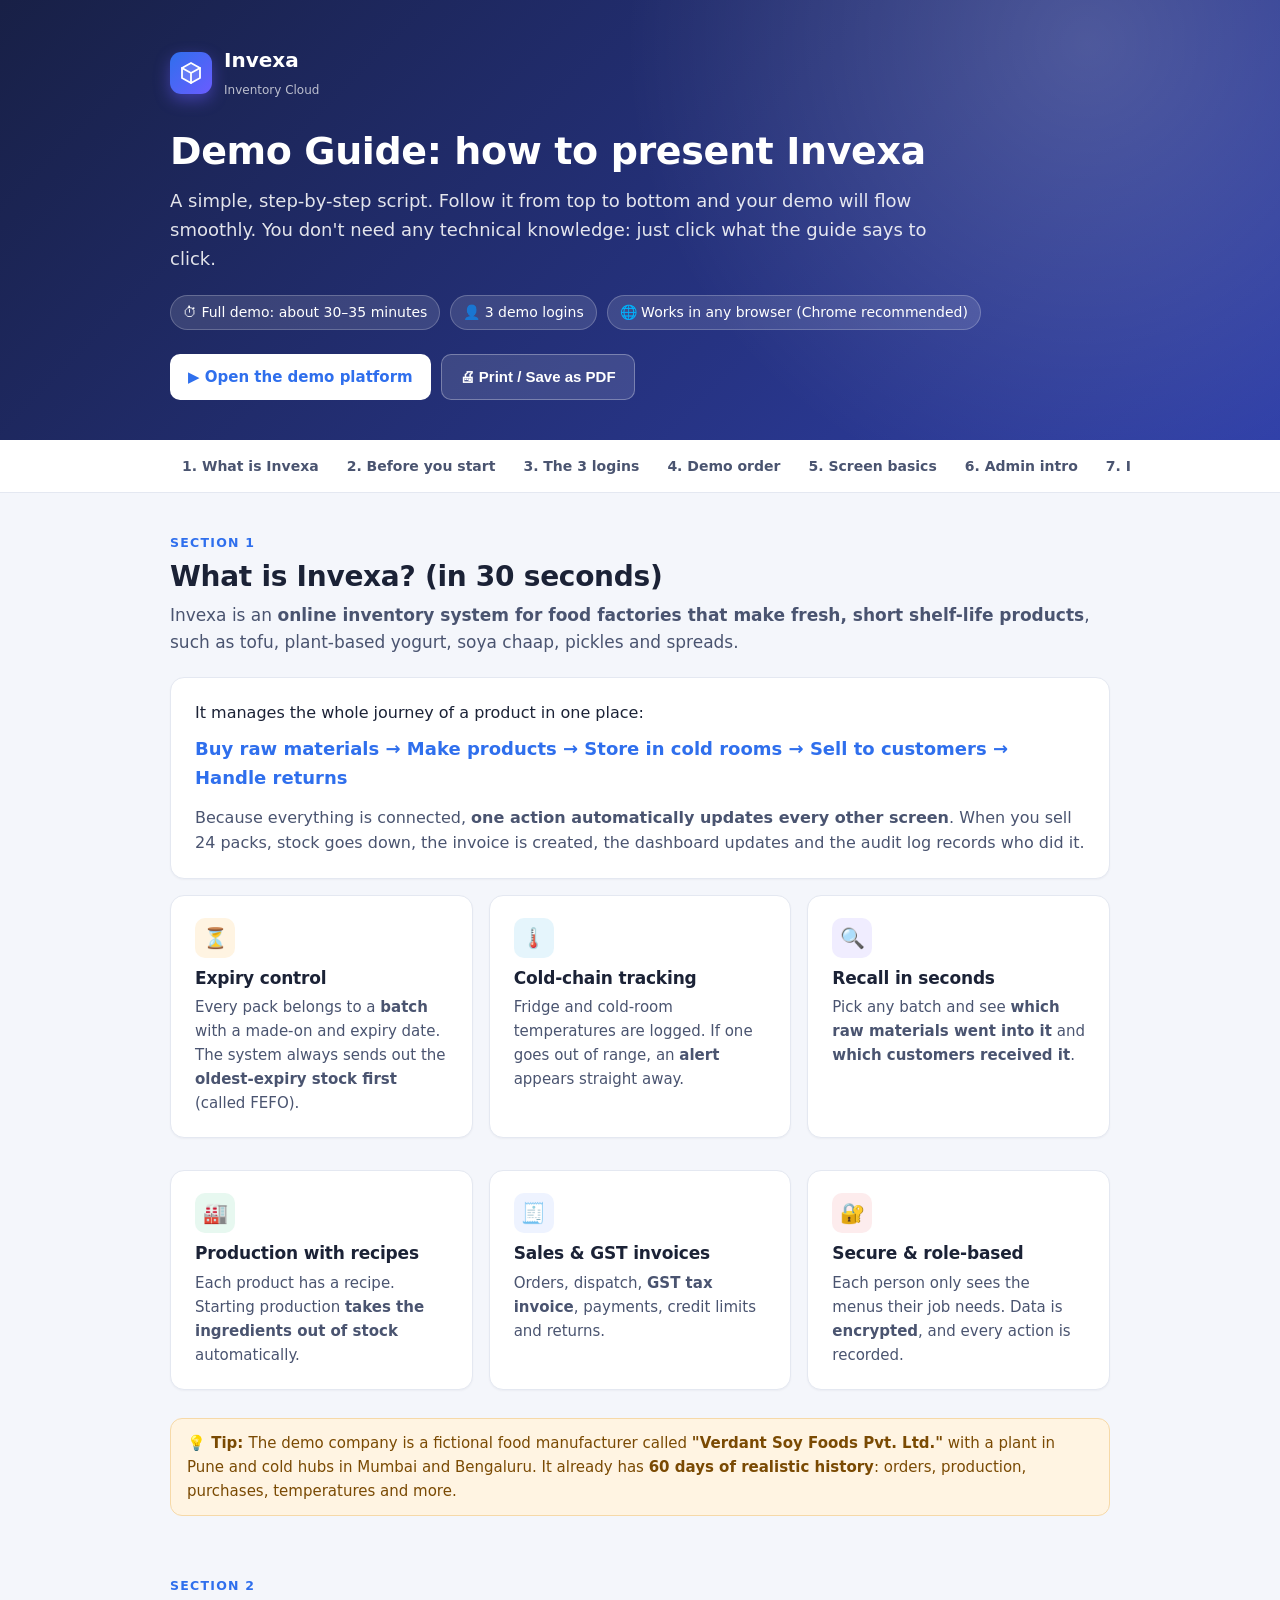
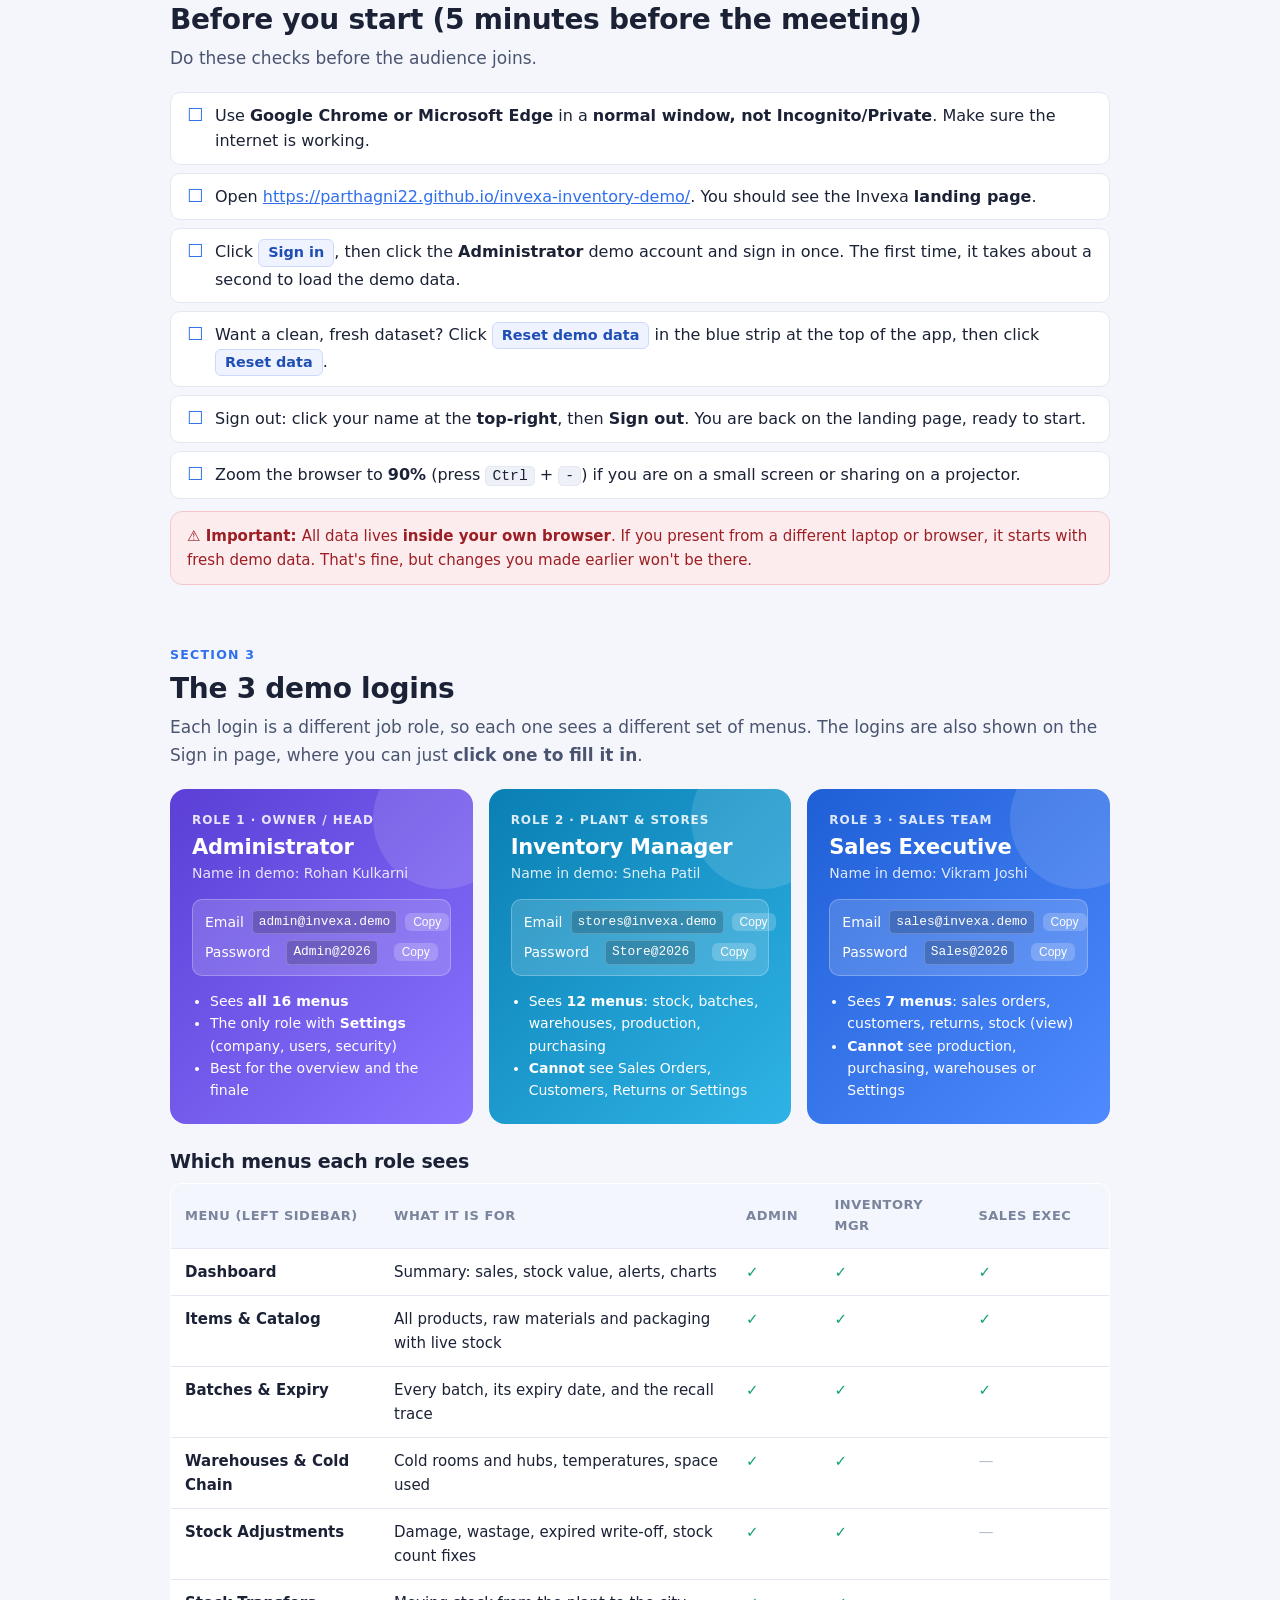
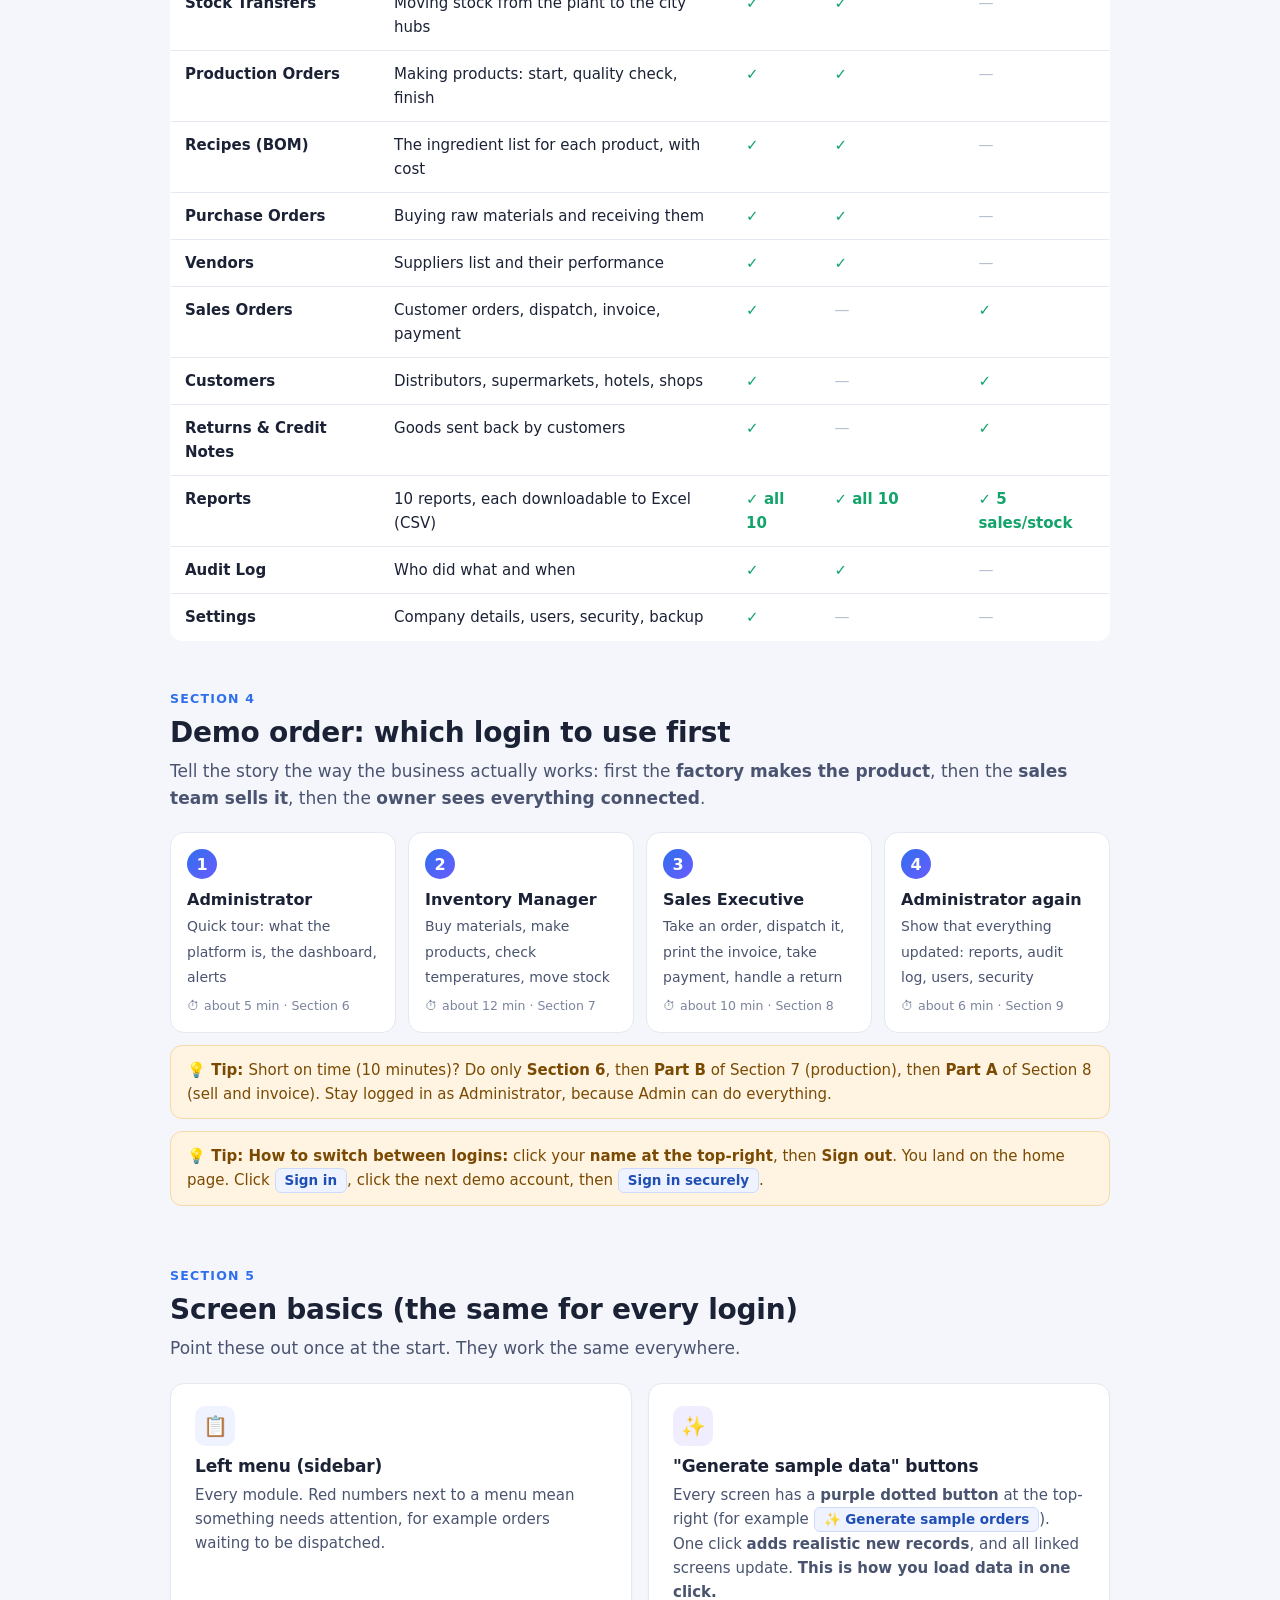
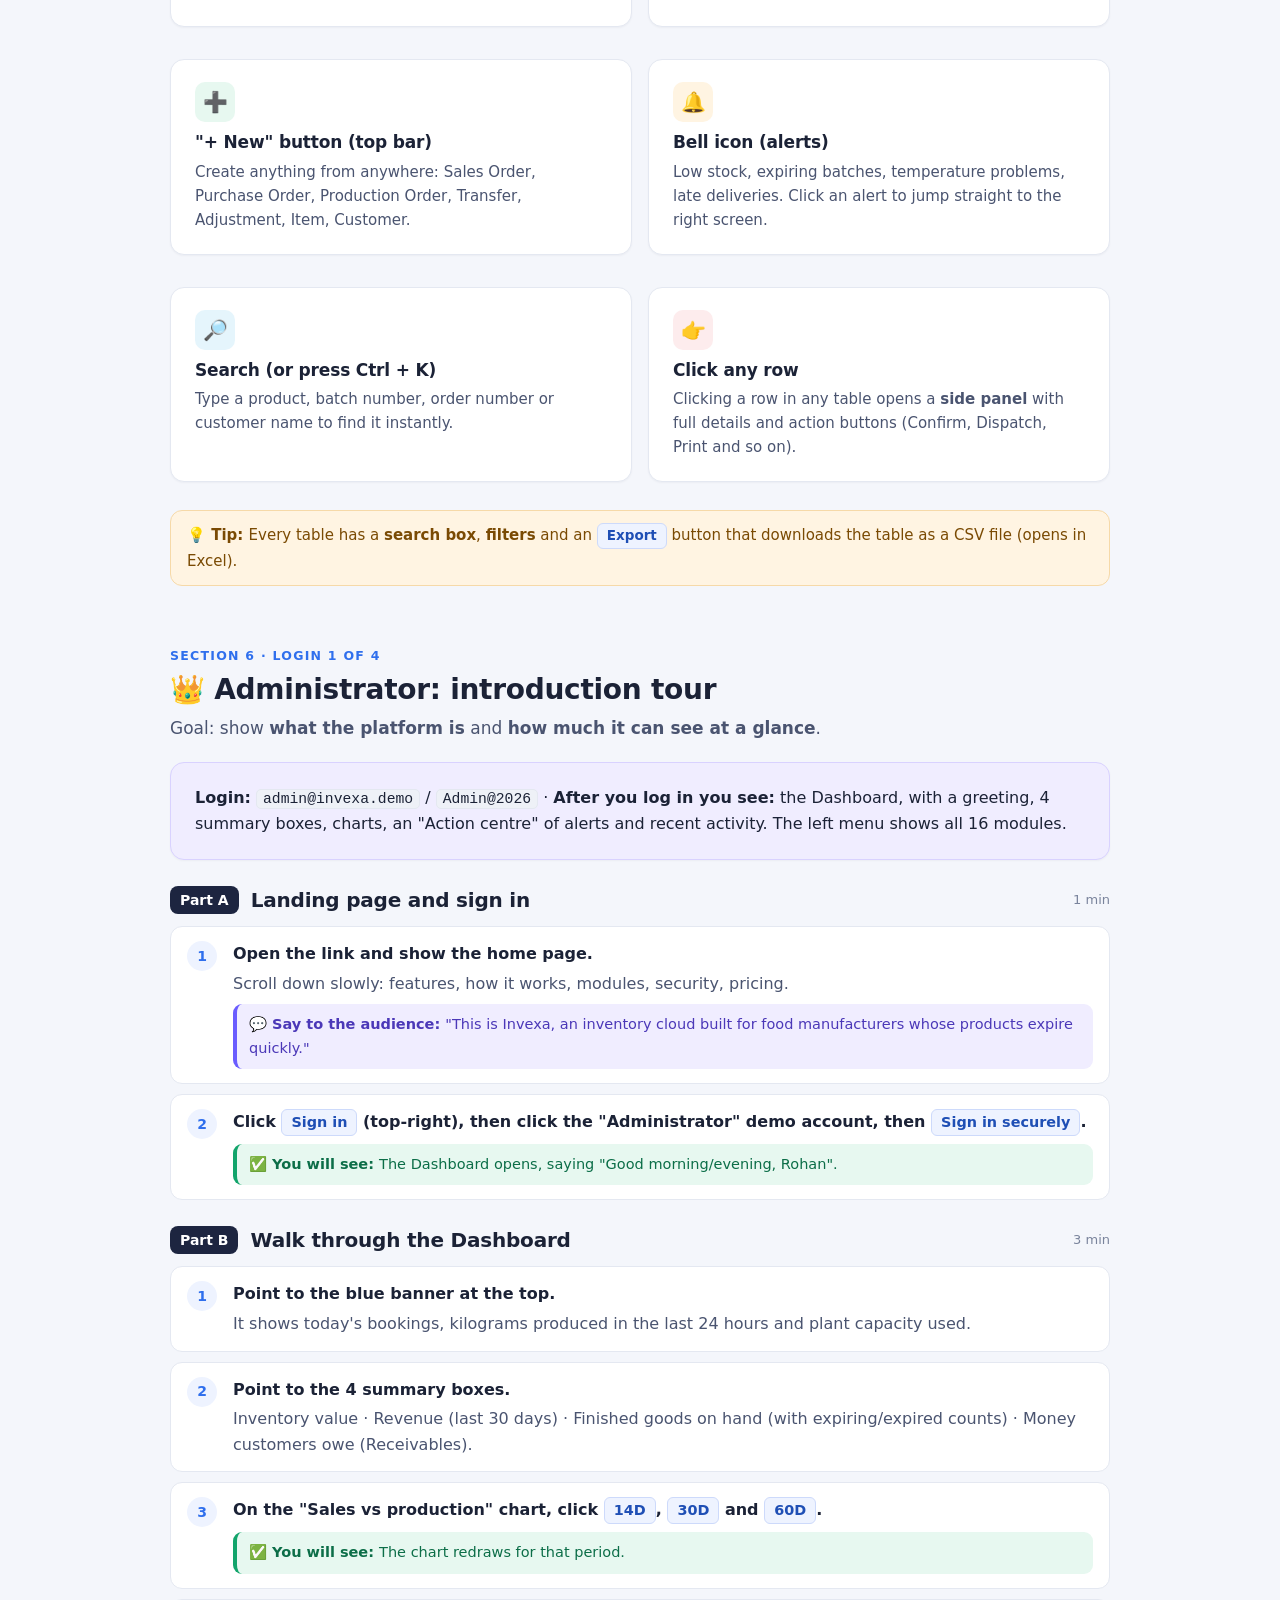
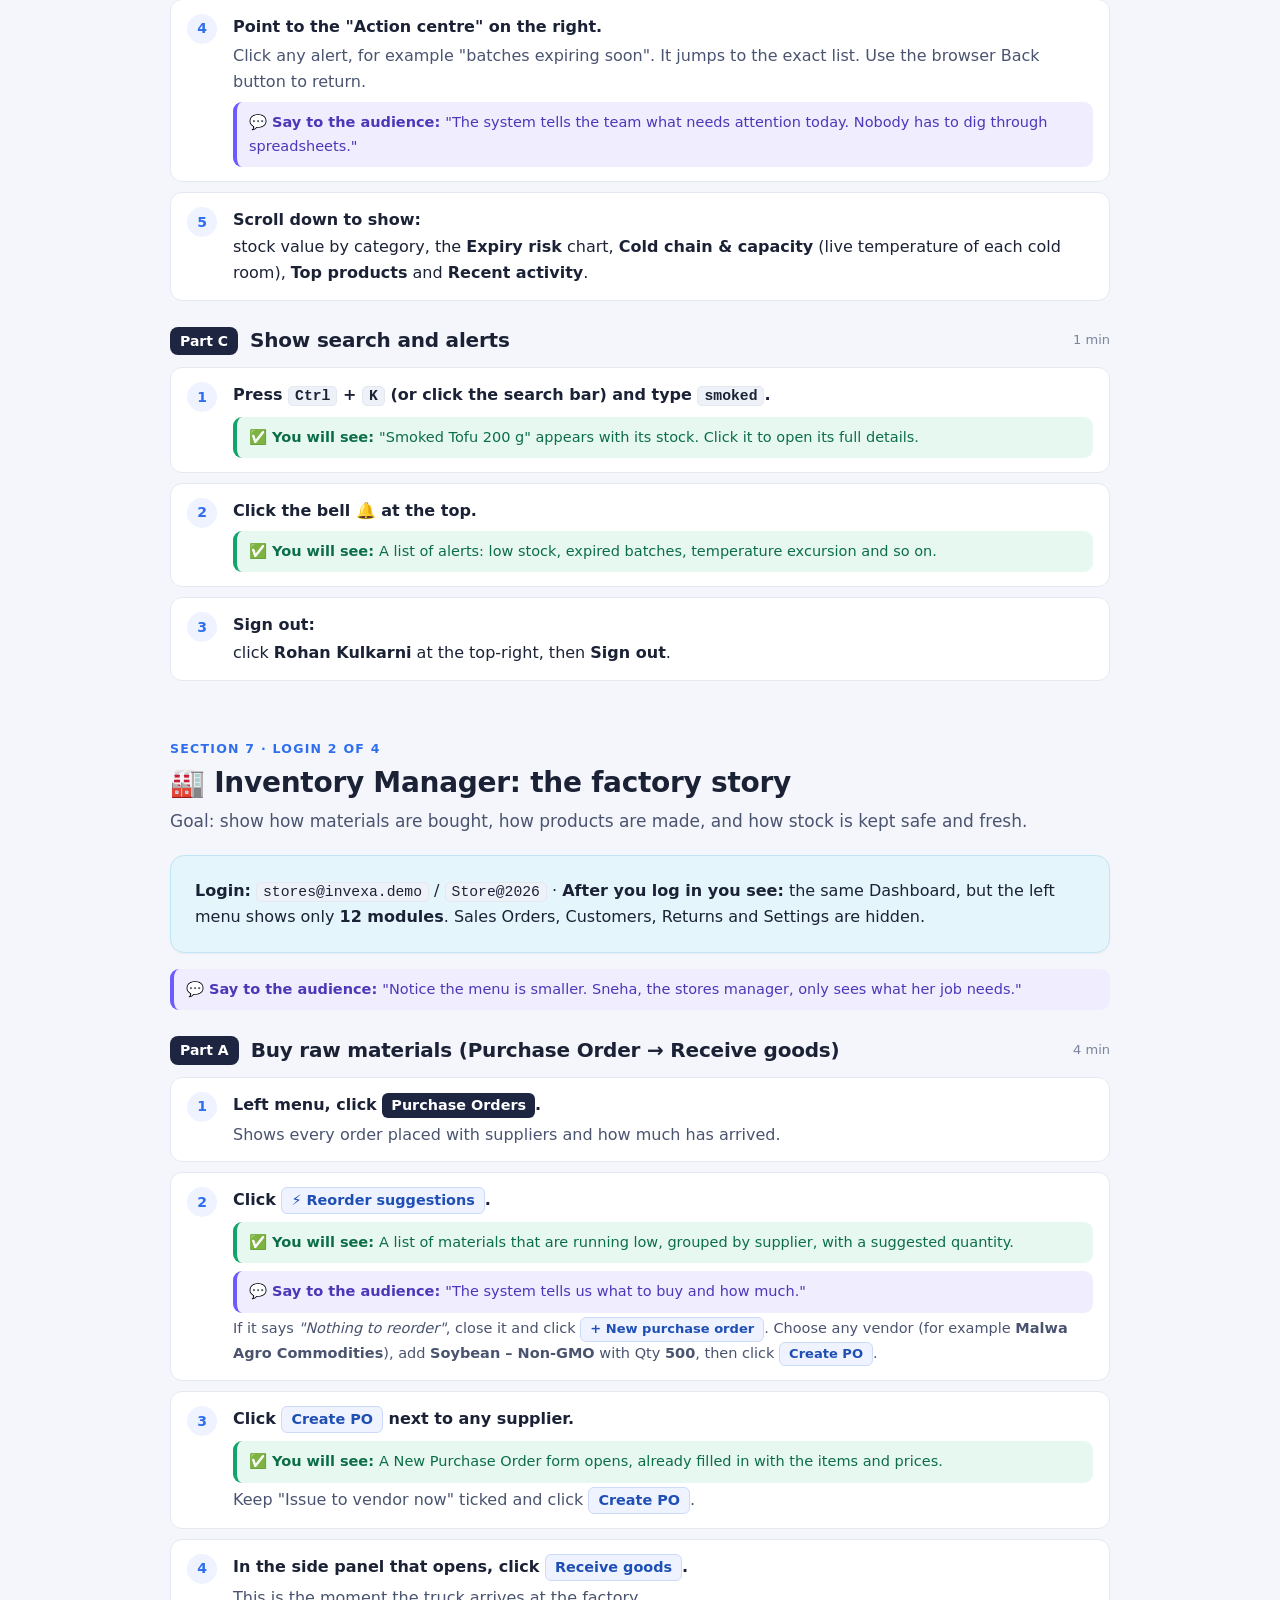
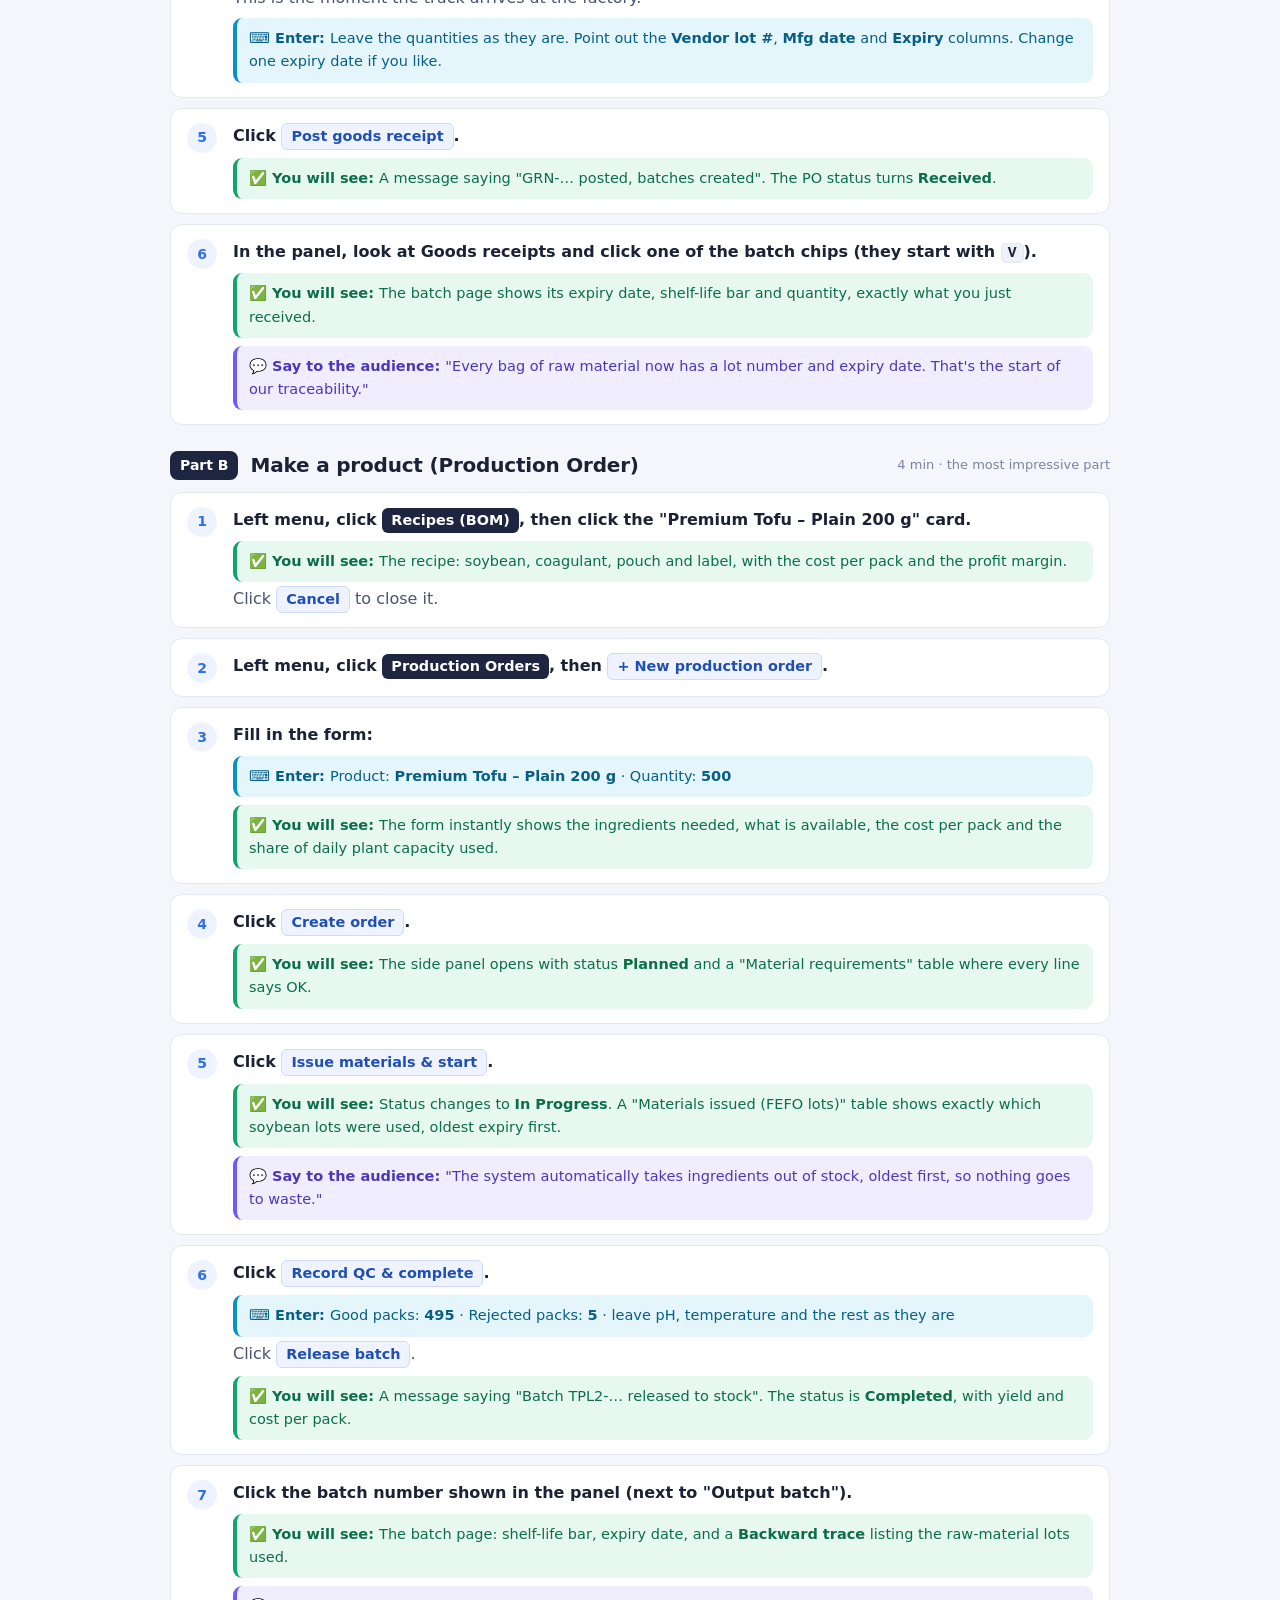
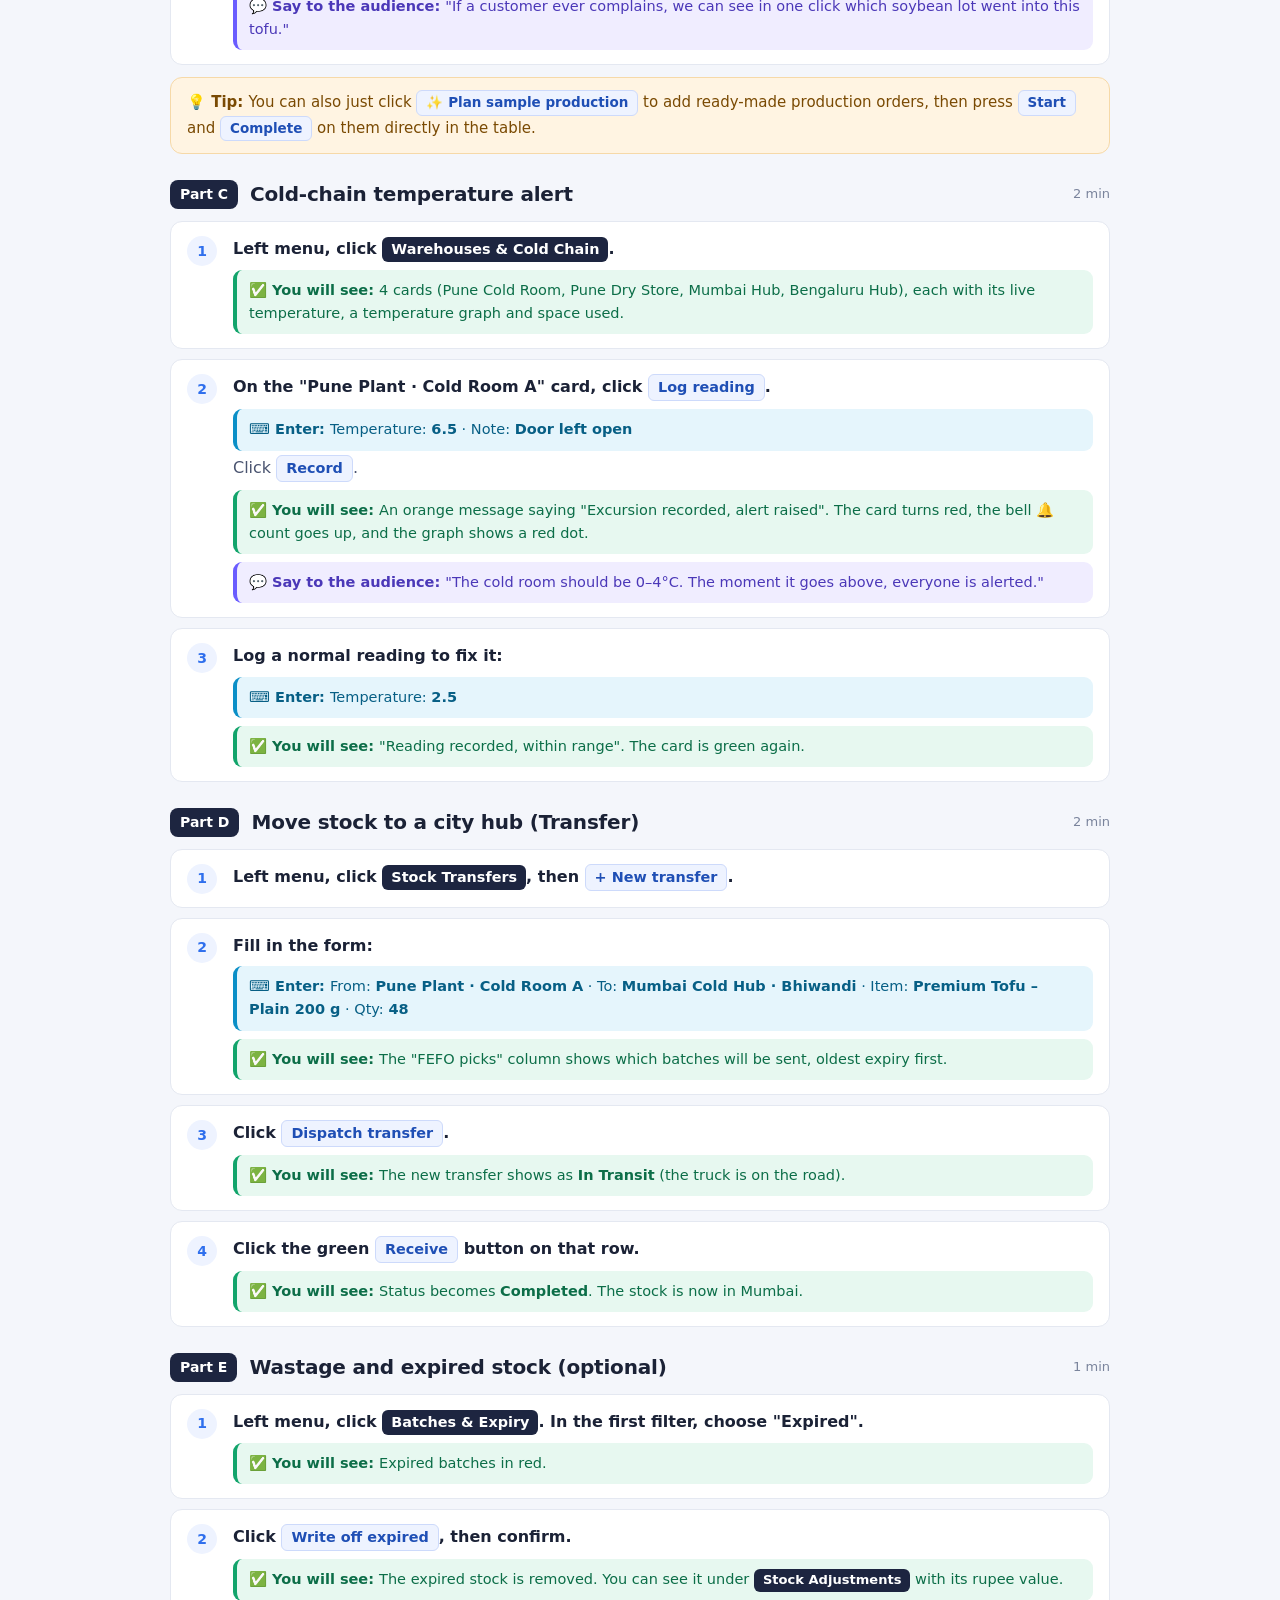
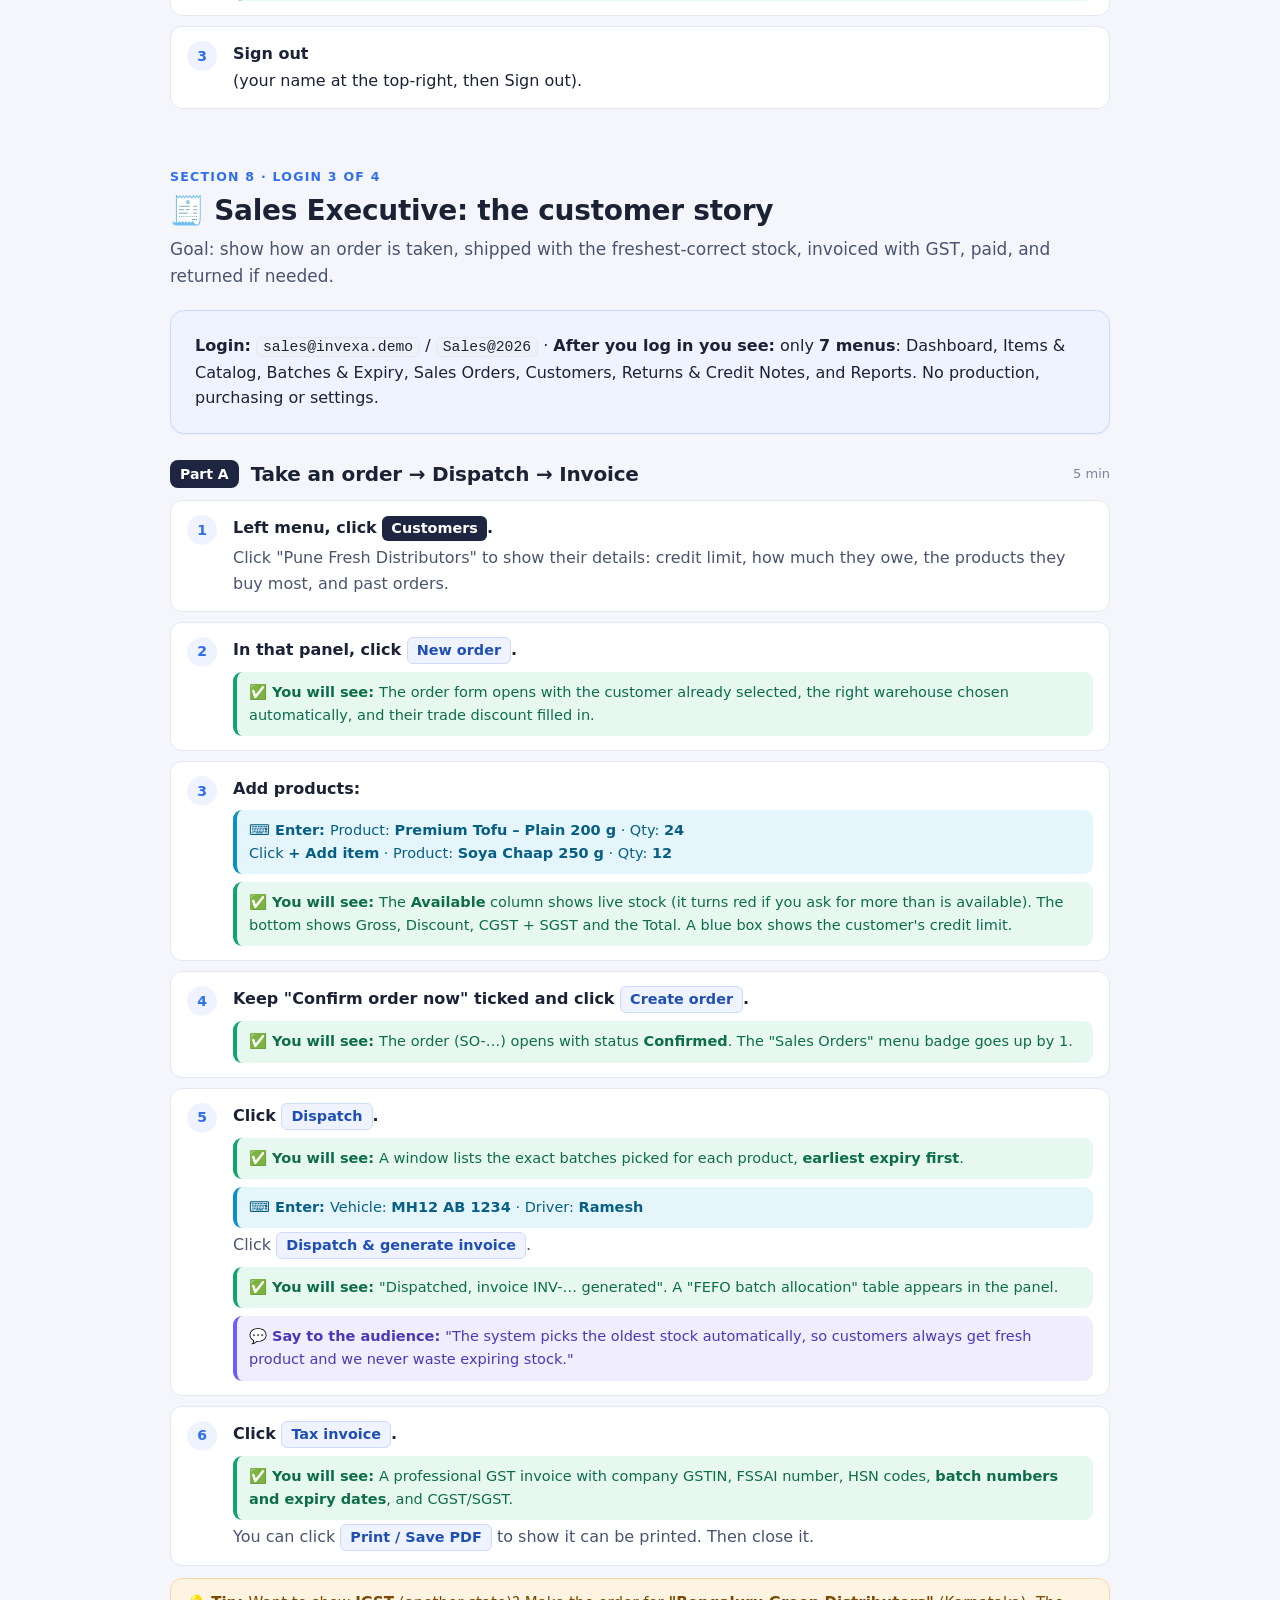
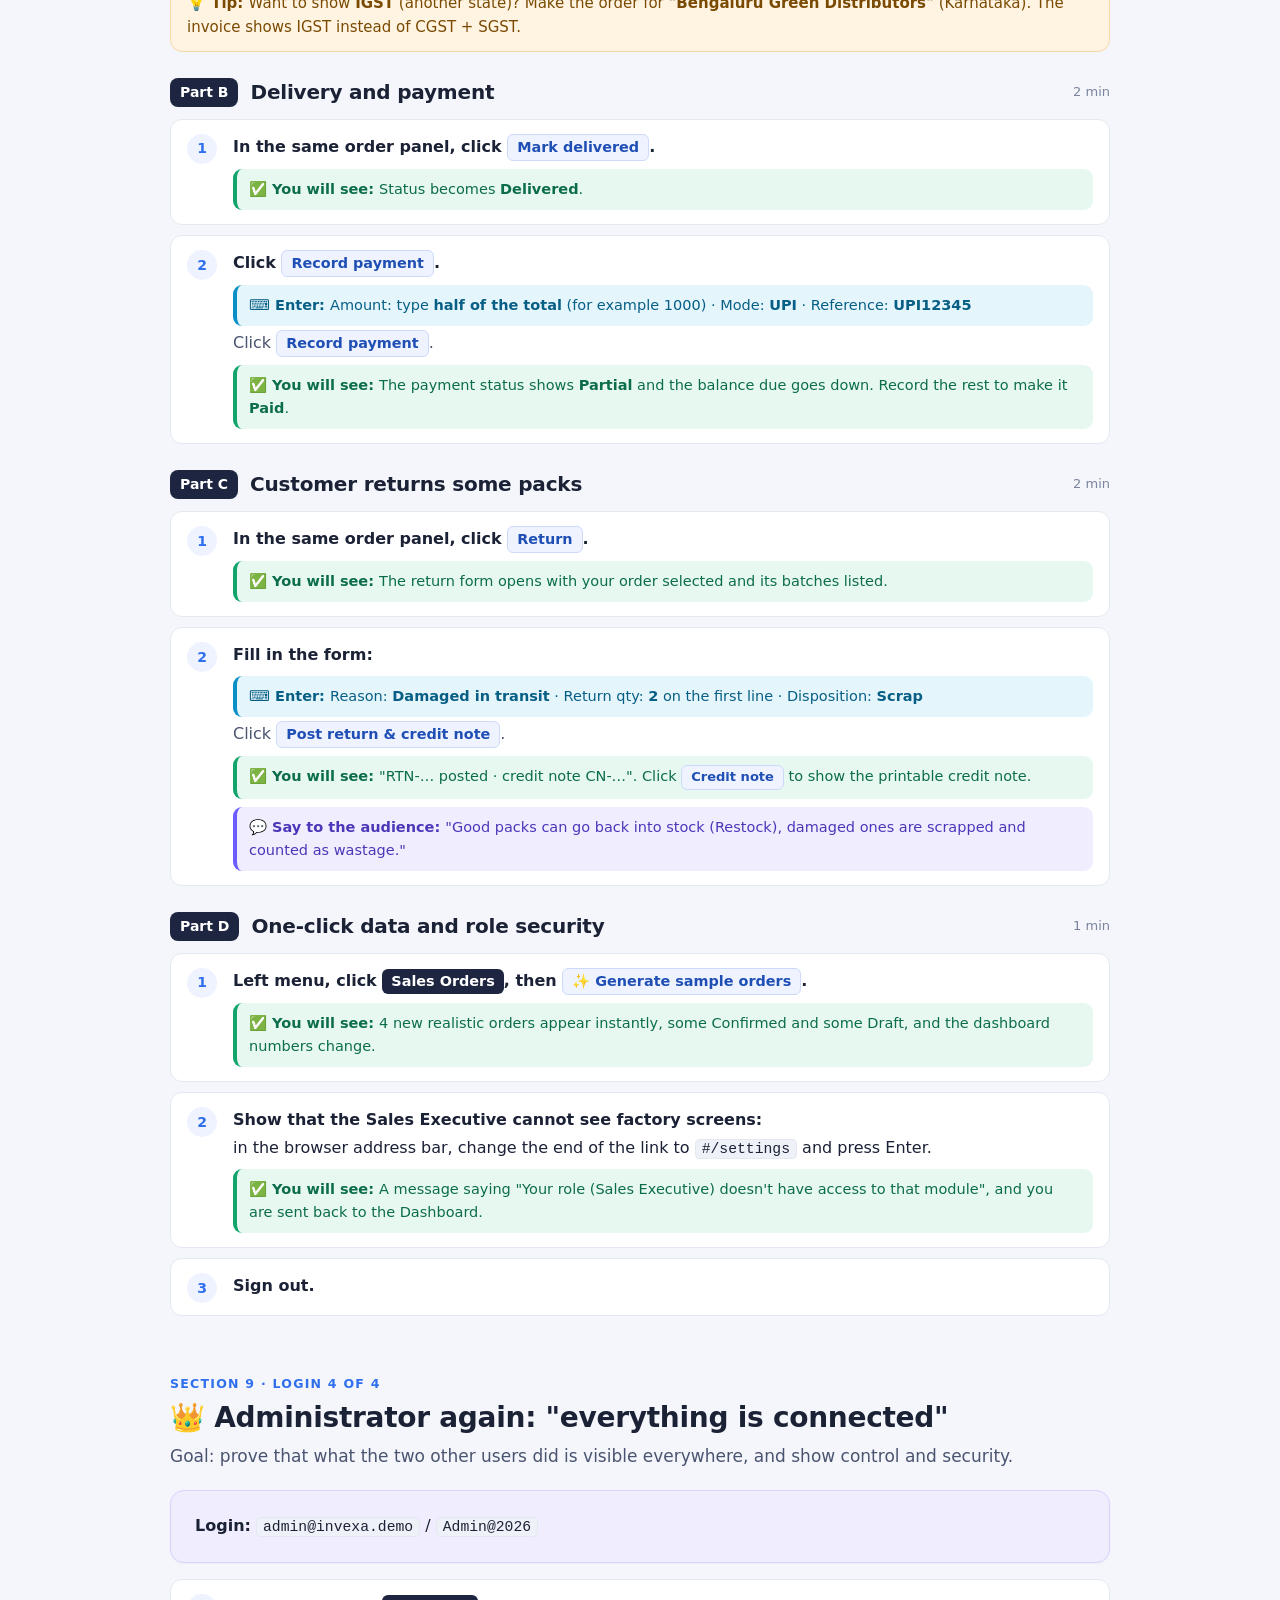
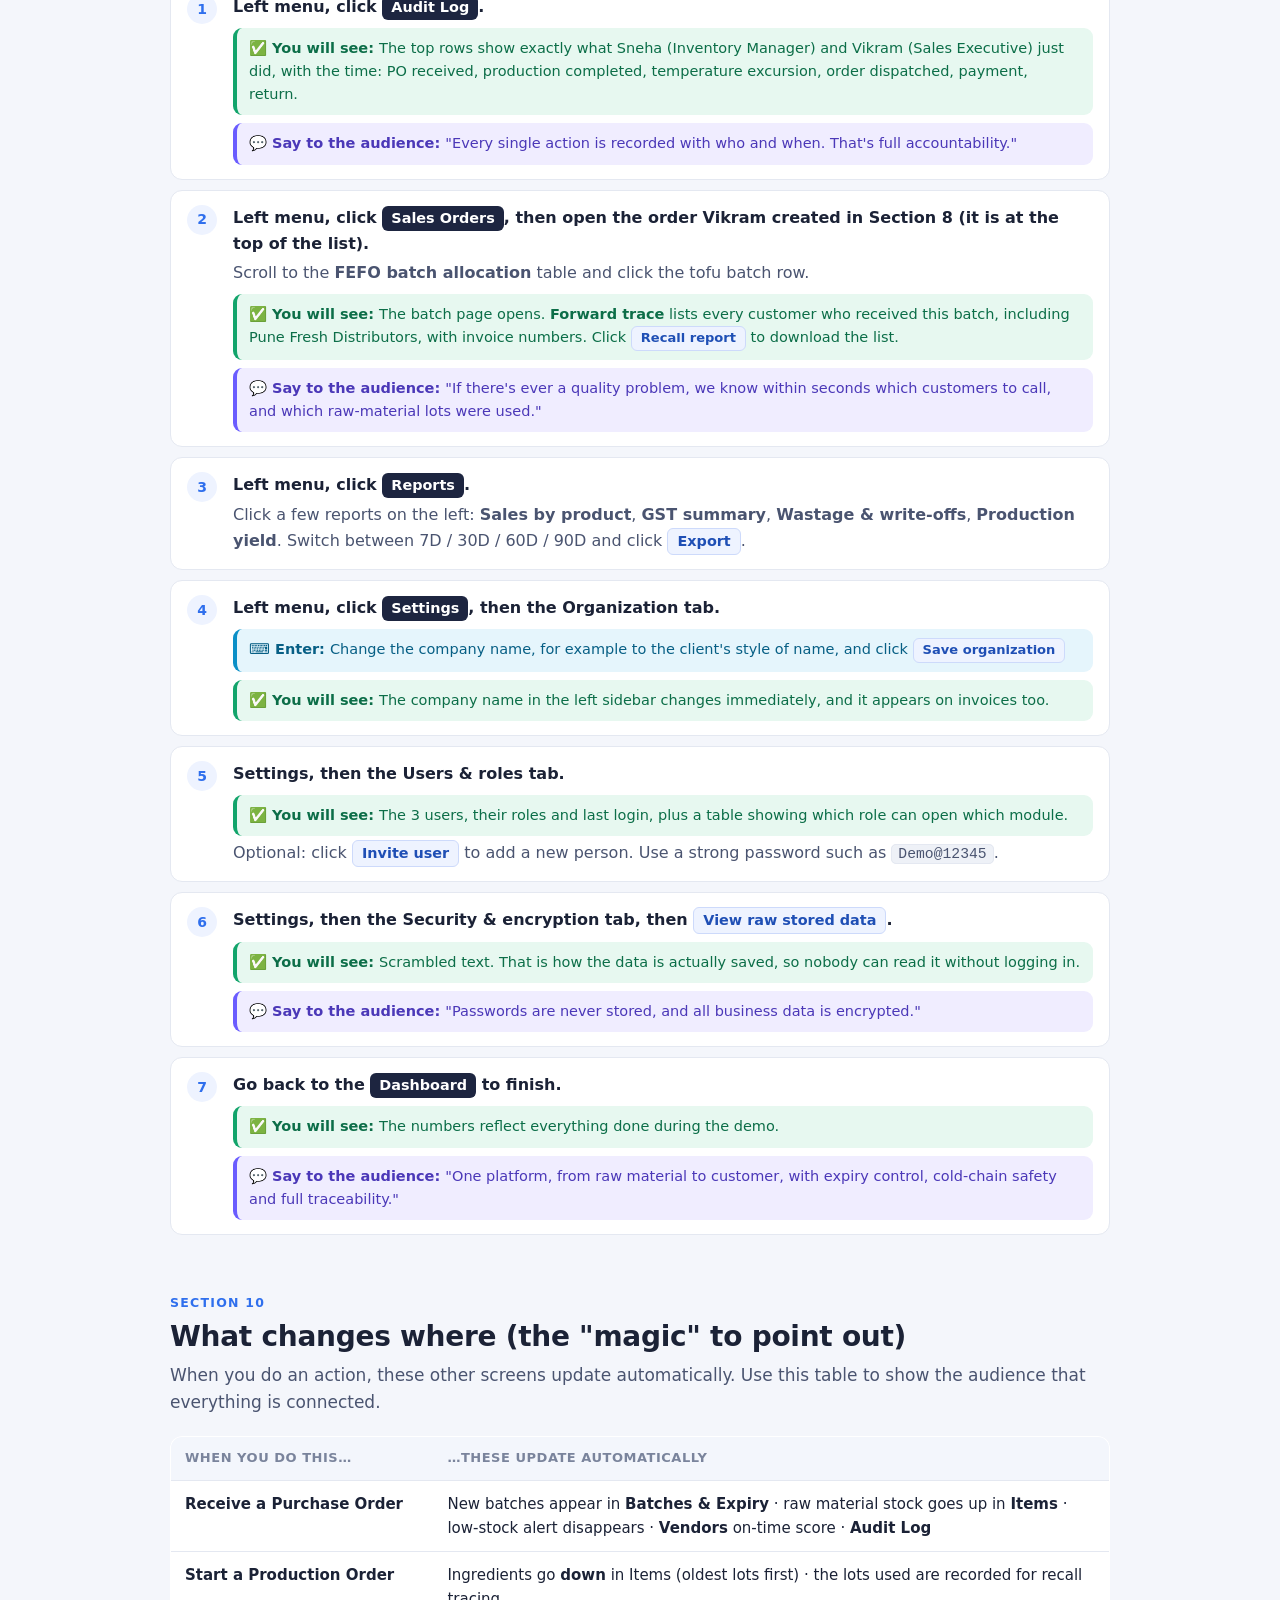
<file: demo-guide.html>
<!doctype html>
<html lang="en">
<head>
<meta charset="utf-8">
<meta name="viewport" content="width=device-width, initial-scale=1">
<title>Invexa Demo Guide</title>
<meta name="description" content="Step-by-step guide to presenting the Invexa inventory platform demo as Administrator, Inventory Manager and Sales Executive.">
<style>
  :root {
    --primary: #2f6fed; --violet: #6a5cff; --grad: linear-gradient(135deg, #2f6fed, #6a5cff);
    --text: #1b2236; --text-2: #4a5470; --muted: #7a849c; --border: #e4e8f1; --bg: #f4f6fb; --soft: #eef3ff;
    --green: #12a46b; --green-50: #e7f8f0; --amber: #c27306; --amber-50: #fff4e2; --red: #d93a3f; --red-50: #fdeced;
    --cyan: #0b8fc7; --cyan-50: #e5f5fc; --violet-50: #f0edff;
  }
  * { box-sizing: border-box; }
  html { scroll-behavior: smooth; }
  body { margin: 0; font-family: "Segoe UI", system-ui, -apple-system, Roboto, Arial, sans-serif; font-size: 16px; line-height: 1.6; color: var(--text); background: var(--bg); }
  a { color: var(--primary); }
  .wrap { max-width: 980px; margin: 0 auto; padding: 0 20px; }
  h1, h2, h3, h4 { line-height: 1.25; margin: 0; letter-spacing: -.01em; }
  code, .k { font-family: Consolas, "SF Mono", monospace; background: #eef1f7; border: 1px solid var(--border); padding: 1px 6px; border-radius: 5px; font-size: .92em; white-space: nowrap; }
  b.btn { display: inline-block; font-weight: 600; font-size: .9em; padding: 1px 9px; border-radius: 6px; background: var(--soft); color: #1f4fb5; border: 1px solid #cddafb; white-space: nowrap; }
  b.menu { display: inline-block; font-weight: 600; font-size: .9em; padding: 1px 9px; border-radius: 6px; background: #1d2540; color: #fff; white-space: nowrap; }

  /* header */
  header.hero { background: radial-gradient(circle at 85% 10%, rgba(255,255,255,.18), transparent 40%), linear-gradient(135deg, #182046, #2f3fa8); color: #fff; padding: 44px 0 40px; }
  .logo { display: flex; align-items: center; gap: 12px; margin-bottom: 26px; }
  .logo-mark { width: 42px; height: 42px; border-radius: 11px; background: var(--grad); display: grid; place-items: center; box-shadow: 0 6px 16px rgba(106,92,255,.45); }
  .logo b { font-size: 20px; display: block; }
  .logo span { font-size: 12px; opacity: .7; }
  header h1 { font-size: 38px; font-weight: 800; }
  header p.lead { font-size: 18px; opacity: .88; margin: 12px 0 0; max-width: 760px; }
  .hero-meta { display: flex; flex-wrap: wrap; gap: 10px; margin-top: 22px; }
  .hero-meta span { background: rgba(255,255,255,.12); border: 1px solid rgba(255,255,255,.22); padding: 5px 12px; border-radius: 20px; font-size: 14px; }
  .hero-actions { margin-top: 24px; display: flex; gap: 10px; flex-wrap: wrap; }
  .hbtn { display: inline-flex; align-items: center; gap: 8px; background: #fff; color: var(--primary); text-decoration: none; font-weight: 700; padding: 11px 18px; border-radius: 10px; border: none; cursor: pointer; font-size: 15px; }
  .hbtn.ghost { background: rgba(255,255,255,.12); color: #fff; border: 1px solid rgba(255,255,255,.3); }

  /* toc */
  nav.toc { background: #fff; border-bottom: 1px solid var(--border); position: sticky; top: 0; z-index: 10; }
  nav.toc .wrap { display: flex; gap: 4px; overflow-x: auto; padding-top: 8px; padding-bottom: 8px; }
  nav.toc a { white-space: nowrap; text-decoration: none; color: var(--text-2); font-weight: 600; font-size: 14px; padding: 7px 12px; border-radius: 8px; }
  nav.toc a:hover { background: var(--soft); color: var(--primary); }

  section { padding: 40px 0 8px; scroll-margin-top: 56px; }
  .eyebrow { font-size: 12.5px; font-weight: 800; letter-spacing: .1em; text-transform: uppercase; color: var(--primary); margin-bottom: 6px; }
  section > .wrap > h2 { font-size: 28px; font-weight: 800; margin-bottom: 8px; }
  .sub { color: var(--text-2); margin: 0 0 20px; font-size: 17px; }
  .card { background: #fff; border: 1px solid var(--border); border-radius: 14px; padding: 22px 24px; margin-bottom: 16px; box-shadow: 0 1px 2px rgba(16,24,40,.04); }
  .grid2 { display: grid; grid-template-columns: 1fr 1fr; gap: 16px; }
  .grid3 { display: grid; grid-template-columns: repeat(3, 1fr); gap: 16px; }
  .mini h3 { font-size: 17px; margin-bottom: 6px; }
  .mini p { margin: 0; color: var(--text-2); font-size: 15px; }
  .ico { width: 40px; height: 40px; border-radius: 10px; display: grid; place-items: center; font-size: 20px; margin-bottom: 10px; }
  .i-blue { background: var(--soft); } .i-green { background: var(--green-50); } .i-amber { background: var(--amber-50); } .i-violet { background: var(--violet-50); } .i-cyan { background: var(--cyan-50); } .i-red { background: var(--red-50); }

  /* role cards */
  .role { border-radius: 16px; padding: 22px; color: #fff; position: relative; overflow: hidden; }
  .role::after { content: ""; position: absolute; right: -40px; top: -40px; width: 140px; height: 140px; border-radius: 50%; background: rgba(255,255,255,.12); }
  .r-admin { background: linear-gradient(135deg, #5b3fd6, #8a74ff); }
  .r-inv { background: linear-gradient(135deg, #0a7fb3, #2fb3e6); }
  .r-sales { background: linear-gradient(135deg, #1f5fd6, #4f8bff); }
  .role .tag { font-size: 12px; font-weight: 700; text-transform: uppercase; letter-spacing: .08em; opacity: .85; }
  .role h3 { font-size: 21px; margin: 4px 0 2px; }
  .role .who { font-size: 14px; opacity: .85; margin-bottom: 14px; }
  .cred { background: rgba(255,255,255,.16); border: 1px solid rgba(255,255,255,.25); border-radius: 10px; padding: 10px 12px; font-size: 14px; position: relative; z-index: 1; }
  .cred div { display: flex; justify-content: space-between; gap: 8px; align-items: center; }
  .cred code { background: rgba(0,0,0,.18); border-color: rgba(255,255,255,.2); color: #fff; }
  .copy { background: rgba(255,255,255,.2); border: none; color: #fff; border-radius: 6px; padding: 2px 8px; font-size: 12px; cursor: pointer; }
  .role ul { margin: 14px 0 0; padding-left: 18px; font-size: 14px; position: relative; z-index: 1; }

  /* order timeline */
  .order { display: grid; grid-template-columns: repeat(4, 1fr); gap: 12px; }
  .order .o { background: #fff; border: 1px solid var(--border); border-radius: 14px; padding: 16px; position: relative; }
  .order .n { width: 30px; height: 30px; border-radius: 50%; background: var(--grad); color: #fff; display: grid; place-items: center; font-weight: 800; margin-bottom: 8px; }
  .order .o b { display: block; }
  .order .o span { color: var(--text-2); font-size: 14px; }
  .order .t { font-size: 12.5px; color: var(--muted); margin-top: 6px; }

  /* steps */
  .part { margin-top: 26px; }
  .part-head { display: flex; align-items: center; gap: 12px; margin-bottom: 12px; }
  .part-head .pn { background: #1d2540; color: #fff; font-weight: 800; border-radius: 8px; padding: 3px 10px; font-size: 14px; white-space: nowrap; }
  .part-head h3 { font-size: 20px; }
  .part-head { flex-wrap: wrap; }
  .part-head .time { margin-left: auto; font-size: 13px; color: var(--muted); }
  ol.steps { list-style: none; counter-reset: s; padding: 0; margin: 0; }
  ol.steps > li { counter-increment: s; position: relative; padding: 14px 16px 14px 62px; background: #fff; border: 1px solid var(--border); border-radius: 12px; margin-bottom: 10px; }
  ol.steps > li::before { content: counter(s); position: absolute; left: 16px; top: 14px; width: 30px; height: 30px; border-radius: 50%; background: var(--soft); color: var(--primary); font-weight: 800; display: grid; place-items: center; font-size: 14px; }
  ol.steps > li > b:first-child { display: block; font-size: 16px; margin-bottom: 2px; }
  ol.steps p { margin: 4px 0 0; color: var(--text-2); }
  .see { margin-top: 8px; padding: 9px 12px; border-radius: 9px; background: var(--green-50); color: #0c6e48; font-size: 14.5px; border-left: 4px solid var(--green); }
  .see::before { content: "✅ You will see: "; font-weight: 700; }
  .say { margin-top: 8px; padding: 9px 12px; border-radius: 9px; background: var(--violet-50); color: #4b38b8; font-size: 14.5px; border-left: 4px solid var(--violet); }
  .say::before { content: "💬 Say to the audience: "; font-weight: 700; }
  .type { margin-top: 8px; padding: 9px 12px; border-radius: 9px; background: var(--cyan-50); color: #075f85; font-size: 14.5px; border-left: 4px solid var(--cyan); }
  .type::before { content: "⌨️ Enter: "; font-weight: 700; }
  .tip { padding: 12px 16px; border-radius: 12px; background: var(--amber-50); border: 1px solid #f6d9a8; color: #7a4a03; margin: 12px 0; font-size: 15px; }
  .tip::before { content: "💡 Tip: "; font-weight: 700; }
  .warn { padding: 12px 16px; border-radius: 12px; background: var(--red-50); border: 1px solid #f7c6c8; color: #9b1f24; margin: 12px 0; font-size: 15px; }
  .warn::before { content: "⚠️ Important: "; font-weight: 700; }

  table { width: 100%; border-collapse: collapse; background: #fff; border-radius: 12px; overflow: hidden; border: 1px solid var(--border); font-size: 15px; }
  th { background: #f3f6fc; text-align: left; padding: 11px 14px; font-size: 13px; text-transform: uppercase; letter-spacing: .04em; color: var(--muted); }
  td { padding: 11px 14px; border-top: 1px solid var(--border); vertical-align: top; }
  .yes { color: var(--green); font-weight: 800; } .no { color: #b7bfd0; }
  .tbl-wrap { overflow-x: auto; border-radius: 12px; }

  .check { list-style: none; padding: 0; margin: 0; }
  .check li { padding: 10px 14px 10px 44px; position: relative; background: #fff; border: 1px solid var(--border); border-radius: 10px; margin-bottom: 8px; }
  .check li::before { content: "☐"; position: absolute; left: 16px; top: 8px; font-size: 18px; color: var(--primary); }

  footer { padding: 40px 0 60px; color: var(--muted); font-size: 14px; text-align: center; }

  @media (max-width: 820px) {
    .grid2, .grid3, .order { grid-template-columns: 1fr; }
    header h1 { font-size: 30px; }
    ol.steps > li { padding-left: 54px; }
  }
  @media print {
    body { background: #fff; font-size: 13px; }
    nav.toc, .hero-actions, .copy { display: none !important; }
    header.hero { -webkit-print-color-adjust: exact; print-color-adjust: exact; }
    .role, .order .n, b.menu, ol.steps > li::before, .see, .say, .type, .tip, .warn { -webkit-print-color-adjust: exact; print-color-adjust: exact; }
    section { padding-top: 18px; }
    ol.steps > li, .card, .role, table { break-inside: avoid; }
    .pb { break-before: page; }
  }
</style>
</head>
<body>

<header class="hero">
  <div class="wrap">
    <div class="logo"><div class="logo-mark"><svg width="24" height="24" viewBox="0 0 24 24" fill="none" stroke="#fff" stroke-width="1.8" stroke-linejoin="round" stroke-linecap="round"><path d="M12 2 3 7v10l9 5 9-5V7z" fill="rgba(255,255,255,.15)"/><path d="m3 7 9 5 9-5M12 12v10"/></svg></div><div><b>Invexa</b><span>Inventory Cloud</span></div></div>
    <h1>Demo Guide: how to present Invexa</h1>
    <p class="lead">A simple, step-by-step script. Follow it from top to bottom and your demo will flow smoothly. You don't need any technical knowledge: just click what the guide says to click.</p>
    <div class="hero-meta"><span>⏱ Full demo: about 30–35 minutes</span><span>👤 3 demo logins</span><span>🌐 Works in any browser (Chrome recommended)</span></div>
    <div class="hero-actions">
      <a class="hbtn" href="https://parthagni22.github.io/invexa-inventory-demo/" target="_blank" rel="noopener">▶ Open the demo platform</a>
      <button class="hbtn ghost" onclick="window.print()">🖨 Print / Save as PDF</button>
    </div>
  </div>
</header>

<nav class="toc"><div class="wrap">
  <a href="#what">1. What is Invexa</a>
  <a href="#before">2. Before you start</a>
  <a href="#logins">3. The 3 logins</a>
  <a href="#order">4. Demo order</a>
  <a href="#basics">5. Screen basics</a>
  <a href="#admin1">6. Admin intro</a>
  <a href="#inv">7. Inventory Manager</a>
  <a href="#sales">8. Sales Executive</a>
  <a href="#admin2">9. Admin finale</a>
  <a href="#ripple">10. What changes where</a>
  <a href="#help">11. If something goes wrong</a>
</div></nav>

<!-- 1 -->
<section id="what"><div class="wrap">
  <div class="eyebrow">Section 1</div>
  <h2>What is Invexa? (in 30 seconds)</h2>
  <p class="sub">Invexa is an <b>online inventory system for food factories that make fresh, short shelf-life products</b>, such as tofu, plant-based yogurt, soya chaap, pickles and spreads.</p>
  <div class="card">
    <p style="margin:0 0 10px">It manages the whole journey of a product in one place:</p>
    <p style="margin:0;font-size:18px;font-weight:700;color:var(--primary)">Buy raw materials → Make products → Store in cold rooms → Sell to customers → Handle returns</p>
    <p style="margin:12px 0 0;color:var(--text-2)">Because everything is connected, <b>one action automatically updates every other screen</b>. When you sell 24 packs, stock goes down, the invoice is created, the dashboard updates and the audit log records who did it.</p>
  </div>
  <div class="grid3">
    <div class="card mini"><div class="ico i-amber">⏳</div><h3>Expiry control</h3><p>Every pack belongs to a <b>batch</b> with a made-on and expiry date. The system always sends out the <b>oldest-expiry stock first</b> (called FEFO).</p></div>
    <div class="card mini"><div class="ico i-cyan">🌡️</div><h3>Cold-chain tracking</h3><p>Fridge and cold-room temperatures are logged. If one goes out of range, an <b>alert</b> appears straight away.</p></div>
    <div class="card mini"><div class="ico i-violet">🔍</div><h3>Recall in seconds</h3><p>Pick any batch and see <b>which raw materials went into it</b> and <b>which customers received it</b>.</p></div>
    <div class="card mini"><div class="ico i-green">🏭</div><h3>Production with recipes</h3><p>Each product has a recipe. Starting production <b>takes the ingredients out of stock</b> automatically.</p></div>
    <div class="card mini"><div class="ico i-blue">🧾</div><h3>Sales & GST invoices</h3><p>Orders, dispatch, <b>GST tax invoice</b>, payments, credit limits and returns.</p></div>
    <div class="card mini"><div class="ico i-red">🔐</div><h3>Secure & role-based</h3><p>Each person only sees the menus their job needs. Data is <b>encrypted</b>, and every action is recorded.</p></div>
  </div>
  <div class="tip">The demo company is a fictional food manufacturer called <b>"Verdant Soy Foods Pvt. Ltd."</b> with a plant in Pune and cold hubs in Mumbai and Bengaluru. It already has <b>60 days of realistic history</b>: orders, production, purchases, temperatures and more.</div>
</div></section>

<!-- 2 -->
<section id="before"><div class="wrap">
  <div class="eyebrow">Section 2</div>
  <h2>Before you start (5 minutes before the meeting)</h2>
  <p class="sub">Do these checks before the audience joins.</p>
  <ul class="check">
    <li>Use <b>Google Chrome or Microsoft Edge</b> in a <b>normal window, not Incognito/Private</b>. Make sure the internet is working.</li>
    <li>Open <a href="https://parthagni22.github.io/invexa-inventory-demo/" target="_blank" rel="noopener">https://parthagni22.github.io/invexa-inventory-demo/</a>. You should see the Invexa <b>landing page</b>.</li>
    <li>Click <b class="btn">Sign in</b>, then click the <b>Administrator</b> demo account and sign in once. The first time, it takes about a second to load the demo data.</li>
    <li>Want a clean, fresh dataset? Click <b class="btn">Reset demo data</b> in the blue strip at the top of the app, then click <b class="btn">Reset data</b>.</li>
    <li>Sign out: click your name at the <b>top-right</b>, then <b>Sign out</b>. You are back on the landing page, ready to start.</li>
    <li>Zoom the browser to <b>90%</b> (press <code>Ctrl</code> + <code>-</code>) if you are on a small screen or sharing on a projector.</li>
  </ul>
  <div class="warn">All data lives <b>inside your own browser</b>. If you present from a different laptop or browser, it starts with fresh demo data. That's fine, but changes you made earlier won't be there.</div>
</div></section>

<!-- 3 -->
<section id="logins" class="pb"><div class="wrap">
  <div class="eyebrow">Section 3</div>
  <h2>The 3 demo logins</h2>
  <p class="sub">Each login is a different job role, so each one sees a different set of menus. The logins are also shown on the Sign in page, where you can just <b>click one to fill it in</b>.</p>
  <div class="grid3">
    <div class="role r-admin">
      <div class="tag">Role 1 · Owner / Head</div><h3>Administrator</h3><div class="who">Name in demo: Rohan Kulkarni</div>
      <div class="cred"><div>Email <code>admin@invexa.demo</code><button class="copy" data-c="admin@invexa.demo">Copy</button></div><div style="margin-top:6px">Password <code>Admin@2026</code><button class="copy" data-c="Admin@2026">Copy</button></div></div>
      <ul><li>Sees <b>all 16 menus</b></li><li>The only role with <b>Settings</b> (company, users, security)</li><li>Best for the overview and the finale</li></ul>
    </div>
    <div class="role r-inv">
      <div class="tag">Role 2 · Plant & stores</div><h3>Inventory Manager</h3><div class="who">Name in demo: Sneha Patil</div>
      <div class="cred"><div>Email <code>stores@invexa.demo</code><button class="copy" data-c="stores@invexa.demo">Copy</button></div><div style="margin-top:6px">Password <code>Store@2026</code><button class="copy" data-c="Store@2026">Copy</button></div></div>
      <ul><li>Sees <b>12 menus</b>: stock, batches, warehouses, production, purchasing</li><li><b>Cannot</b> see Sales Orders, Customers, Returns or Settings</li></ul>
    </div>
    <div class="role r-sales">
      <div class="tag">Role 3 · Sales team</div><h3>Sales Executive</h3><div class="who">Name in demo: Vikram Joshi</div>
      <div class="cred"><div>Email <code>sales@invexa.demo</code><button class="copy" data-c="sales@invexa.demo">Copy</button></div><div style="margin-top:6px">Password <code>Sales@2026</code><button class="copy" data-c="Sales@2026">Copy</button></div></div>
      <ul><li>Sees <b>7 menus</b>: sales orders, customers, returns, stock (view)</li><li><b>Cannot</b> see production, purchasing, warehouses or Settings</li></ul>
    </div>
  </div>

  <h3 style="margin:26px 0 10px;font-size:19px">Which menus each role sees</h3>
  <div class="tbl-wrap"><table>
    <tr><th>Menu (left sidebar)</th><th>What it is for</th><th>Admin</th><th>Inventory Mgr</th><th>Sales Exec</th></tr>
    <tr><td><b>Dashboard</b></td><td>Summary: sales, stock value, alerts, charts</td><td class="yes">✓</td><td class="yes">✓</td><td class="yes">✓</td></tr>
    <tr><td><b>Items & Catalog</b></td><td>All products, raw materials and packaging with live stock</td><td class="yes">✓</td><td class="yes">✓</td><td class="yes">✓</td></tr>
    <tr><td><b>Batches & Expiry</b></td><td>Every batch, its expiry date, and the recall trace</td><td class="yes">✓</td><td class="yes">✓</td><td class="yes">✓</td></tr>
    <tr><td><b>Warehouses & Cold Chain</b></td><td>Cold rooms and hubs, temperatures, space used</td><td class="yes">✓</td><td class="yes">✓</td><td class="no">—</td></tr>
    <tr><td><b>Stock Adjustments</b></td><td>Damage, wastage, expired write-off, stock count fixes</td><td class="yes">✓</td><td class="yes">✓</td><td class="no">—</td></tr>
    <tr><td><b>Stock Transfers</b></td><td>Moving stock from the plant to the city hubs</td><td class="yes">✓</td><td class="yes">✓</td><td class="no">—</td></tr>
    <tr><td><b>Production Orders</b></td><td>Making products: start, quality check, finish</td><td class="yes">✓</td><td class="yes">✓</td><td class="no">—</td></tr>
    <tr><td><b>Recipes (BOM)</b></td><td>The ingredient list for each product, with cost</td><td class="yes">✓</td><td class="yes">✓</td><td class="no">—</td></tr>
    <tr><td><b>Purchase Orders</b></td><td>Buying raw materials and receiving them</td><td class="yes">✓</td><td class="yes">✓</td><td class="no">—</td></tr>
    <tr><td><b>Vendors</b></td><td>Suppliers list and their performance</td><td class="yes">✓</td><td class="yes">✓</td><td class="no">—</td></tr>
    <tr><td><b>Sales Orders</b></td><td>Customer orders, dispatch, invoice, payment</td><td class="yes">✓</td><td class="no">—</td><td class="yes">✓</td></tr>
    <tr><td><b>Customers</b></td><td>Distributors, supermarkets, hotels, shops</td><td class="yes">✓</td><td class="no">—</td><td class="yes">✓</td></tr>
    <tr><td><b>Returns & Credit Notes</b></td><td>Goods sent back by customers</td><td class="yes">✓</td><td class="no">—</td><td class="yes">✓</td></tr>
    <tr><td><b>Reports</b></td><td>10 reports, each downloadable to Excel (CSV)</td><td class="yes">✓ all 10</td><td class="yes">✓ all 10</td><td class="yes">✓ 5 sales/stock</td></tr>
    <tr><td><b>Audit Log</b></td><td>Who did what and when</td><td class="yes">✓</td><td class="yes">✓</td><td class="no">—</td></tr>
    <tr><td><b>Settings</b></td><td>Company details, users, security, backup</td><td class="yes">✓</td><td class="no">—</td><td class="no">—</td></tr>
  </table></div>
</div></section>

<!-- 4 -->
<section id="order"><div class="wrap">
  <div class="eyebrow">Section 4</div>
  <h2>Demo order: which login to use first</h2>
  <p class="sub">Tell the story the way the business actually works: first the <b>factory makes the product</b>, then the <b>sales team sells it</b>, then the <b>owner sees everything connected</b>.</p>
  <div class="order">
    <div class="o"><div class="n">1</div><b>Administrator</b><span>Quick tour: what the platform is, the dashboard, alerts</span><div class="t">⏱ about 5 min · Section 6</div></div>
    <div class="o"><div class="n">2</div><b>Inventory Manager</b><span>Buy materials, make products, check temperatures, move stock</span><div class="t">⏱ about 12 min · Section 7</div></div>
    <div class="o"><div class="n">3</div><b>Sales Executive</b><span>Take an order, dispatch it, print the invoice, take payment, handle a return</span><div class="t">⏱ about 10 min · Section 8</div></div>
    <div class="o"><div class="n">4</div><b>Administrator again</b><span>Show that everything updated: reports, audit log, users, security</span><div class="t">⏱ about 6 min · Section 9</div></div>
  </div>
  <div class="tip">Short on time (10 minutes)? Do only <b>Section 6</b>, then <b>Part B</b> of Section 7 (production), then <b>Part A</b> of Section 8 (sell and invoice). Stay logged in as Administrator, because Admin can do everything.</div>
  <div class="tip"><b>How to switch between logins:</b> click your <b>name at the top-right</b>, then <b>Sign out</b>. You land on the home page. Click <b class="btn">Sign in</b>, click the next demo account, then <b class="btn">Sign in securely</b>.</div>
</div></section>

<!-- 5 -->
<section id="basics" class="pb"><div class="wrap">
  <div class="eyebrow">Section 5</div>
  <h2>Screen basics (the same for every login)</h2>
  <p class="sub">Point these out once at the start. They work the same everywhere.</p>
  <div class="grid2">
    <div class="card mini"><div class="ico i-blue">📋</div><h3>Left menu (sidebar)</h3><p>Every module. Red numbers next to a menu mean something needs attention, for example orders waiting to be dispatched.</p></div>
    <div class="card mini"><div class="ico i-violet">✨ </div><h3>"Generate sample data" buttons</h3><p>Every screen has a <b>purple dotted button</b> at the top-right (for example <b class="btn">✨ Generate sample orders</b>). One click <b>adds realistic new records</b>, and all linked screens update. <b>This is how you load data in one click.</b></p></div>
    <div class="card mini"><div class="ico i-green">➕</div><h3>"+ New" button (top bar)</h3><p>Create anything from anywhere: Sales Order, Purchase Order, Production Order, Transfer, Adjustment, Item, Customer.</p></div>
    <div class="card mini"><div class="ico i-amber">🔔</div><h3>Bell icon (alerts)</h3><p>Low stock, expiring batches, temperature problems, late deliveries. Click an alert to jump straight to the right screen.</p></div>
    <div class="card mini"><div class="ico i-cyan">🔎</div><h3>Search (or press Ctrl + K)</h3><p>Type a product, batch number, order number or customer name to find it instantly.</p></div>
    <div class="card mini"><div class="ico i-red">👉</div><h3>Click any row</h3><p>Clicking a row in any table opens a <b>side panel</b> with full details and action buttons (Confirm, Dispatch, Print and so on).</p></div>
  </div>
  <div class="tip">Every table has a <b>search box</b>, <b>filters</b> and an <b class="btn">Export</b> button that downloads the table as a CSV file (opens in Excel).</div>
</div></section>

<!-- 6 -->
<section id="admin1"><div class="wrap">
  <div class="eyebrow">Section 6 · Login 1 of 4</div>
  <h2>👑 Administrator: introduction tour</h2>
  <p class="sub">Goal: show <b>what the platform is</b> and <b>how much it can see at a glance</b>.</p>
  <div class="card" style="background:var(--violet-50);border-color:#d9d2ff"><b>Login:</b> <code>admin@invexa.demo</code> / <code>Admin@2026</code> · <b>After you log in you see:</b> the Dashboard, with a greeting, 4 summary boxes, charts, an "Action centre" of alerts and recent activity. The left menu shows all 16 modules.</div>

  <div class="part"><div class="part-head"><span class="pn">Part A</span><h3>Landing page and sign in</h3><span class="time">1 min</span></div>
  <ol class="steps">
    <li><b>Open the link and show the home page.</b><p>Scroll down slowly: features, how it works, modules, security, pricing.</p><div class="say">"This is Invexa, an inventory cloud built for food manufacturers whose products expire quickly."</div></li>
    <li><b>Click <b class="btn">Sign in</b> (top-right), then click the "Administrator" demo account, then <b class="btn">Sign in securely</b>.</b><div class="see">The Dashboard opens, saying "Good morning/evening, Rohan".</div></li>
  </ol></div>

  <div class="part"><div class="part-head"><span class="pn">Part B</span><h3>Walk through the Dashboard</h3><span class="time">3 min</span></div>
  <ol class="steps">
    <li><b>Point to the blue banner at the top.</b><p>It shows today's bookings, kilograms produced in the last 24 hours and plant capacity used.</p></li>
    <li><b>Point to the 4 summary boxes.</b><p>Inventory value · Revenue (last 30 days) · Finished goods on hand (with expiring/expired counts) · Money customers owe (Receivables).</p></li>
    <li><b>On the "Sales vs production" chart, click <b class="btn">14D</b>, <b class="btn">30D</b> and <b class="btn">60D</b>.</b><div class="see">The chart redraws for that period.</div></li>
    <li><b>Point to the "Action centre" on the right.</b><p>Click any alert, for example "batches expiring soon". It jumps to the exact list. Use the browser Back button to return.</p><div class="say">"The system tells the team what needs attention today. Nobody has to dig through spreadsheets."</div></li>
    <li><b>Scroll down to show:</b> stock value by category, the <b>Expiry risk</b> chart, <b>Cold chain & capacity</b> (live temperature of each cold room), <b>Top products</b> and <b>Recent activity</b>.</li>
  </ol></div>

  <div class="part"><div class="part-head"><span class="pn">Part C</span><h3>Show search and alerts</h3><span class="time">1 min</span></div>
  <ol class="steps">
    <li><b>Press <code>Ctrl</code> + <code>K</code> (or click the search bar) and type <code>smoked</code>.</b><div class="see">"Smoked Tofu 200 g" appears with its stock. Click it to open its full details.</div></li>
    <li><b>Click the bell 🔔 at the top.</b><div class="see">A list of alerts: low stock, expired batches, temperature excursion and so on.</div></li>
    <li><b>Sign out:</b> click <b>Rohan Kulkarni</b> at the top-right, then <b>Sign out</b>.</li>
  </ol></div>
</div></section>

<!-- 7 -->
<section id="inv" class="pb"><div class="wrap">
  <div class="eyebrow">Section 7 · Login 2 of 4</div>
  <h2>🏭 Inventory Manager: the factory story</h2>
  <p class="sub">Goal: show how materials are bought, how products are made, and how stock is kept safe and fresh.</p>
  <div class="card" style="background:var(--cyan-50);border-color:#bfe6f6"><b>Login:</b> <code>stores@invexa.demo</code> / <code>Store@2026</code> · <b>After you log in you see:</b> the same Dashboard, but the left menu shows only <b>12 modules</b>. Sales Orders, Customers, Returns and Settings are hidden.</div>
  <div class="say" style="margin-bottom:6px">"Notice the menu is smaller. Sneha, the stores manager, only sees what her job needs."</div>

  <div class="part"><div class="part-head"><span class="pn">Part A</span><h3>Buy raw materials (Purchase Order → Receive goods)</h3><span class="time">4 min</span></div>
  <ol class="steps">
    <li><b>Left menu, click <b class="menu">Purchase Orders</b>.</b><p>Shows every order placed with suppliers and how much has arrived.</p></li>
    <li><b>Click <b class="btn">⚡ Reorder suggestions</b>.</b><div class="see">A list of materials that are running low, grouped by supplier, with a suggested quantity.</div><div class="say">"The system tells us what to buy and how much."</div><p style="font-size:14.5px">If it says <i>"Nothing to reorder"</i>, close it and click <b class="btn">+ New purchase order</b>. Choose any vendor (for example <b>Malwa Agro Commodities</b>), add <b>Soybean – Non-GMO</b> with Qty <b>500</b>, then click <b class="btn">Create PO</b>.</p></li>
    <li><b>Click <b class="btn">Create PO</b> next to any supplier.</b><div class="see">A New Purchase Order form opens, already filled in with the items and prices.</div><p>Keep "Issue to vendor now" ticked and click <b class="btn">Create PO</b>.</p></li>
    <li><b>In the side panel that opens, click <b class="btn">Receive goods</b>.</b><p>This is the moment the truck arrives at the factory.</p><div class="type">Leave the quantities as they are. Point out the <b>Vendor lot #</b>, <b>Mfg date</b> and <b>Expiry</b> columns. Change one expiry date if you like.</div></li>
    <li><b>Click <b class="btn">Post goods receipt</b>.</b><div class="see">A message saying "GRN-… posted, batches created". The PO status turns <b>Received</b>.</div></li>
    <li><b>In the panel, look at <b>Goods receipts</b> and click one of the batch chips (they start with <code>V</code>).</b><div class="see">The batch page shows its expiry date, shelf-life bar and quantity, exactly what you just received.</div><div class="say">"Every bag of raw material now has a lot number and expiry date. That's the start of our traceability."</div></li>
  </ol></div>

  <div class="part"><div class="part-head"><span class="pn">Part B</span><h3>Make a product (Production Order)</h3><span class="time">4 min · the most impressive part</span></div>
  <ol class="steps">
    <li><b>Left menu, click <b class="menu">Recipes (BOM)</b>, then click the "Premium Tofu – Plain 200 g" card.</b><div class="see">The recipe: soybean, coagulant, pouch and label, with the cost per pack and the profit margin.</div><p>Click <b class="btn">Cancel</b> to close it.</p></li>
    <li><b>Left menu, click <b class="menu">Production Orders</b>, then <b class="btn">+ New production order</b>.</b></li>
    <li><b>Fill in the form:</b><div class="type">Product: <b>Premium Tofu – Plain 200 g</b> · Quantity: <b>500</b></div><div class="see">The form instantly shows the ingredients needed, what is available, the cost per pack and the share of daily plant capacity used.</div></li>
    <li><b>Click <b class="btn">Create order</b>.</b><div class="see">The side panel opens with status <b>Planned</b> and a "Material requirements" table where every line says OK.</div></li>
    <li><b>Click <b class="btn">Issue materials & start</b>.</b><div class="see">Status changes to <b>In Progress</b>. A "Materials issued (FEFO lots)" table shows exactly which soybean lots were used, oldest expiry first.</div><div class="say">"The system automatically takes ingredients out of stock, oldest first, so nothing goes to waste."</div></li>
    <li><b>Click <b class="btn">Record QC & complete</b>.</b><div class="type">Good packs: <b>495</b> · Rejected packs: <b>5</b> · leave pH, temperature and the rest as they are</div><p>Click <b class="btn">Release batch</b>.</p><div class="see">A message saying "Batch TPL2-… released to stock". The status is <b>Completed</b>, with yield and cost per pack.</div></li>
    <li><b>Click the batch number shown in the panel (next to "Output batch").</b><div class="see">The batch page: shelf-life bar, expiry date, and a <b>Backward trace</b> listing the raw-material lots used.</div><div class="say">"If a customer ever complains, we can see in one click which soybean lot went into this tofu."</div></li>
  </ol>
  <div class="tip">You can also just click <b class="btn">✨ Plan sample production</b> to add ready-made production orders, then press <b class="btn">Start</b> and <b class="btn">Complete</b> on them directly in the table.</div></div>

  <div class="part"><div class="part-head"><span class="pn">Part C</span><h3>Cold-chain temperature alert</h3><span class="time">2 min</span></div>
  <ol class="steps">
    <li><b>Left menu, click <b class="menu">Warehouses & Cold Chain</b>.</b><div class="see">4 cards (Pune Cold Room, Pune Dry Store, Mumbai Hub, Bengaluru Hub), each with its live temperature, a temperature graph and space used.</div></li>
    <li><b>On the "Pune Plant · Cold Room A" card, click <b class="btn">Log reading</b>.</b><div class="type">Temperature: <b>6.5</b> · Note: <b>Door left open</b></div><p>Click <b class="btn">Record</b>.</p><div class="see">An orange message saying "Excursion recorded, alert raised". The card turns red, the bell 🔔 count goes up, and the graph shows a red dot.</div><div class="say">"The cold room should be 0–4°C. The moment it goes above, everyone is alerted."</div></li>
    <li><b>Log a normal reading to fix it:</b><div class="type">Temperature: <b>2.5</b></div><div class="see">"Reading recorded, within range". The card is green again.</div></li>
  </ol></div>

  <div class="part"><div class="part-head"><span class="pn">Part D</span><h3>Move stock to a city hub (Transfer)</h3><span class="time">2 min</span></div>
  <ol class="steps">
    <li><b>Left menu, click <b class="menu">Stock Transfers</b>, then <b class="btn">+ New transfer</b>.</b></li>
    <li><b>Fill in the form:</b><div class="type">From: <b>Pune Plant · Cold Room A</b> · To: <b>Mumbai Cold Hub · Bhiwandi</b> · Item: <b>Premium Tofu – Plain 200 g</b> · Qty: <b>48</b></div><div class="see">The "FEFO picks" column shows which batches will be sent, oldest expiry first.</div></li>
    <li><b>Click <b class="btn">Dispatch transfer</b>.</b><div class="see">The new transfer shows as <b>In Transit</b> (the truck is on the road).</div></li>
    <li><b>Click the green <b class="btn">Receive</b> button on that row.</b><div class="see">Status becomes <b>Completed</b>. The stock is now in Mumbai.</div></li>
  </ol></div>

  <div class="part"><div class="part-head"><span class="pn">Part E</span><h3>Wastage and expired stock (optional)</h3><span class="time">1 min</span></div>
  <ol class="steps">
    <li><b>Left menu, click <b class="menu">Batches & Expiry</b>. In the first filter, choose "Expired".</b><div class="see">Expired batches in red.</div></li>
    <li><b>Click <b class="btn">Write off expired</b>, then confirm.</b><div class="see">The expired stock is removed. You can see it under <b class="menu">Stock Adjustments</b> with its rupee value.</div></li>
    <li><b>Sign out</b> (your name at the top-right, then Sign out).</li>
  </ol></div>
</div></section>

<!-- 8 -->
<section id="sales" class="pb"><div class="wrap">
  <div class="eyebrow">Section 8 · Login 3 of 4</div>
  <h2>🧾 Sales Executive: the customer story</h2>
  <p class="sub">Goal: show how an order is taken, shipped with the freshest-correct stock, invoiced with GST, paid, and returned if needed.</p>
  <div class="card" style="background:var(--soft);border-color:#cddafb"><b>Login:</b> <code>sales@invexa.demo</code> / <code>Sales@2026</code> · <b>After you log in you see:</b> only <b>7 menus</b>: Dashboard, Items & Catalog, Batches & Expiry, Sales Orders, Customers, Returns & Credit Notes, and Reports. No production, purchasing or settings.</div>

  <div class="part"><div class="part-head"><span class="pn">Part A</span><h3>Take an order → Dispatch → Invoice</h3><span class="time">5 min</span></div>
  <ol class="steps">
    <li><b>Left menu, click <b class="menu">Customers</b>.</b><p>Click "Pune Fresh Distributors" to show their details: credit limit, how much they owe, the products they buy most, and past orders.</p></li>
    <li><b>In that panel, click <b class="btn">New order</b>.</b><div class="see">The order form opens with the customer already selected, the right warehouse chosen automatically, and their trade discount filled in.</div></li>
    <li><b>Add products:</b><div class="type">Product: <b>Premium Tofu – Plain 200 g</b> · Qty: <b>24</b><br>Click <b>+ Add item</b> · Product: <b>Soya Chaap 250 g</b> · Qty: <b>12</b></div><div class="see">The <b>Available</b> column shows live stock (it turns red if you ask for more than is available). The bottom shows Gross, Discount, CGST + SGST and the Total. A blue box shows the customer's credit limit.</div></li>
    <li><b>Keep "Confirm order now" ticked and click <b class="btn">Create order</b>.</b><div class="see">The order (SO-…) opens with status <b>Confirmed</b>. The "Sales Orders" menu badge goes up by 1.</div></li>
    <li><b>Click <b class="btn">Dispatch</b>.</b><div class="see">A window lists the exact batches picked for each product, <b>earliest expiry first</b>.</div><div class="type">Vehicle: <b>MH12 AB 1234</b> · Driver: <b>Ramesh</b></div><p>Click <b class="btn">Dispatch & generate invoice</b>.</p><div class="see">"Dispatched, invoice INV-… generated". A "FEFO batch allocation" table appears in the panel.</div><div class="say">"The system picks the oldest stock automatically, so customers always get fresh product and we never waste expiring stock."</div></li>
    <li><b>Click <b class="btn">Tax invoice</b>.</b><div class="see">A professional GST invoice with company GSTIN, FSSAI number, HSN codes, <b>batch numbers and expiry dates</b>, and CGST/SGST.</div><p>You can click <b class="btn">Print / Save PDF</b> to show it can be printed. Then close it.</p></li>
  </ol>
  <div class="tip">Want to show <b>IGST</b> (another state)? Make the order for <b>"Bengaluru Green Distributors"</b> (Karnataka). The invoice shows IGST instead of CGST + SGST.</div></div>

  <div class="part"><div class="part-head"><span class="pn">Part B</span><h3>Delivery and payment</h3><span class="time">2 min</span></div>
  <ol class="steps">
    <li><b>In the same order panel, click <b class="btn">Mark delivered</b>.</b><div class="see">Status becomes <b>Delivered</b>.</div></li>
    <li><b>Click <b class="btn">Record payment</b>.</b><div class="type">Amount: type <b>half of the total</b> (for example 1000) · Mode: <b>UPI</b> · Reference: <b>UPI12345</b></div><p>Click <b class="btn">Record payment</b>.</p><div class="see">The payment status shows <b>Partial</b> and the balance due goes down. Record the rest to make it <b>Paid</b>.</div></li>
  </ol></div>

  <div class="part"><div class="part-head"><span class="pn">Part C</span><h3>Customer returns some packs</h3><span class="time">2 min</span></div>
  <ol class="steps">
    <li><b>In the same order panel, click <b class="btn">Return</b>.</b><div class="see">The return form opens with your order selected and its batches listed.</div></li>
    <li><b>Fill in the form:</b><div class="type">Reason: <b>Damaged in transit</b> · Return qty: <b>2</b> on the first line · Disposition: <b>Scrap</b></div><p>Click <b class="btn">Post return & credit note</b>.</p><div class="see">"RTN-… posted · credit note CN-…". Click <b class="btn">Credit note</b> to show the printable credit note.</div><div class="say">"Good packs can go back into stock (Restock), damaged ones are scrapped and counted as wastage."</div></li>
  </ol></div>

  <div class="part"><div class="part-head"><span class="pn">Part D</span><h3>One-click data and role security</h3><span class="time">1 min</span></div>
  <ol class="steps">
    <li><b>Left menu, click <b class="menu">Sales Orders</b>, then <b class="btn">✨ Generate sample orders</b>.</b><div class="see">4 new realistic orders appear instantly, some Confirmed and some Draft, and the dashboard numbers change.</div></li>
    <li><b>Show that the Sales Executive cannot see factory screens:</b> in the browser address bar, change the end of the link to <code>#/settings</code> and press Enter.<div class="see">A message saying "Your role (Sales Executive) doesn't have access to that module", and you are sent back to the Dashboard.</div></li>
    <li><b>Sign out.</b></li>
  </ol></div>
</div></section>

<!-- 9 -->
<section id="admin2"><div class="wrap">
  <div class="eyebrow">Section 9 · Login 4 of 4</div>
  <h2>👑 Administrator again: "everything is connected"</h2>
  <p class="sub">Goal: prove that what the two other users did is visible everywhere, and show control and security.</p>
  <div class="card" style="background:var(--violet-50);border-color:#d9d2ff"><b>Login:</b> <code>admin@invexa.demo</code> / <code>Admin@2026</code></div>

  <ol class="steps">
    <li><b>Left menu, click <b class="menu">Audit Log</b>.</b><div class="see">The top rows show exactly what Sneha (Inventory Manager) and Vikram (Sales Executive) just did, with the time: PO received, production completed, temperature excursion, order dispatched, payment, return.</div><div class="say">"Every single action is recorded with who and when. That's full accountability."</div></li>
    <li><b>Left menu, click <b class="menu">Sales Orders</b>, then open the order Vikram created in Section 8 (it is at the top of the list).</b><p>Scroll to the <b>FEFO batch allocation</b> table and click the tofu batch row.</p><div class="see">The batch page opens. <b>Forward trace</b> lists every customer who received this batch, including Pune Fresh Distributors, with invoice numbers. Click <b class="btn">Recall report</b> to download the list.</div><div class="say">"If there's ever a quality problem, we know within seconds which customers to call, and which raw-material lots were used."</div></li>
    <li><b>Left menu, click <b class="menu">Reports</b>.</b><p>Click a few reports on the left: <b>Sales by product</b>, <b>GST summary</b>, <b>Wastage & write-offs</b>, <b>Production yield</b>. Switch between 7D / 30D / 60D / 90D and click <b class="btn">Export</b>.</p></li>
    <li><b>Left menu, click <b class="menu">Settings</b>, then the <b>Organization</b> tab.</b><div class="type">Change the company name, for example to the client's style of name, and click <b class="btn">Save organization</b></div><div class="see">The company name in the left sidebar changes immediately, and it appears on invoices too.</div></li>
    <li><b>Settings, then the <b>Users & roles</b> tab.</b><div class="see">The 3 users, their roles and last login, plus a table showing which role can open which module.</div><p>Optional: click <b class="btn">Invite user</b> to add a new person. Use a strong password such as <code>Demo@12345</code>.</p></li>
    <li><b>Settings, then the <b>Security & encryption</b> tab, then <b class="btn">View raw stored data</b>.</b><div class="see">Scrambled text. That is how the data is actually saved, so nobody can read it without logging in.</div><div class="say">"Passwords are never stored, and all business data is encrypted."</div></li>
    <li><b>Go back to the <b class="menu">Dashboard</b> to finish.</b><div class="see">The numbers reflect everything done during the demo.</div><div class="say">"One platform, from raw material to customer, with expiry control, cold-chain safety and full traceability."</div></li>
  </ol>
</div></section>

<!-- 10 -->
<section id="ripple" class="pb"><div class="wrap">
  <div class="eyebrow">Section 10</div>
  <h2>What changes where (the "magic" to point out)</h2>
  <p class="sub">When you do an action, these other screens update automatically. Use this table to show the audience that everything is connected.</p>
  <div class="tbl-wrap"><table>
    <tr><th style="width:28%">When you do this…</th><th>…these update automatically</th></tr>
    <tr><td><b>Receive a Purchase Order</b></td><td>New batches appear in <b>Batches & Expiry</b> · raw material stock goes up in <b>Items</b> · low-stock alert disappears · <b>Vendors</b> on-time score · <b>Audit Log</b></td></tr>
    <tr><td><b>Start a Production Order</b></td><td>Ingredients go <b>down</b> in Items (oldest lots first) · the lots used are recorded for recall tracing</td></tr>
    <tr><td><b>Complete a Production Order</b></td><td>A new finished batch with expiry date · finished stock goes <b>up</b> · Dashboard "Produced last 24h" and the production chart · <b>Production yield</b> report</td></tr>
    <tr><td><b>Log a high temperature</b></td><td>Warehouse card turns red · bell 🔔 count goes up · Dashboard Action centre · Cold chain section · Audit Log</td></tr>
    <tr><td><b>Transfer stock</b></td><td>Stock goes down at the plant and up at the hub · "Stock Transfers" badge while in transit</td></tr>
    <tr><td><b>Create & dispatch a Sales Order</b></td><td>Stock goes <b>down</b> (oldest batch first) · invoice number created · Dashboard revenue · Customer's balance due · batch forward trace · Sales reports & GST report</td></tr>
    <tr><td><b>Record a payment</b></td><td>Payment status (Partial / Paid) · Receivables on the Dashboard · Customer's outstanding amount</td></tr>
    <tr><td><b>Post a return</b></td><td>Credit note created · stock goes back up (Restock) or is counted as wastage (Scrap) · Returns rate · Wastage report</td></tr>
    <tr><td><b>Write off expired / adjust stock</b></td><td>Stock goes down · Stock Adjustments value · Wastage report · Expiry alerts clear</td></tr>
    <tr><td><b>Click any ✨ "Generate sample" button</b></td><td>Adds realistic records <b>through the same rules</b>, so all of the above update too</td></tr>
  </table></div>

  <h3 style="margin:28px 0 10px;font-size:19px">✨ One-click data buttons on each screen</h3>
  <div class="tbl-wrap"><table>
    <tr><th>Screen</th><th>Button</th><th>What it adds</th></tr>
    <tr><td>Items & Catalog</td><td><b class="btn">✨ Add sample products</b></td><td>2 new products (for example Silken Tofu, Tempeh)</td></tr>
    <tr><td>Batches & Expiry</td><td><b class="btn">✨ Receive sample GRN</b></td><td>Receives an open purchase order and creates new batches</td></tr>
    <tr><td>Warehouses & Cold Chain</td><td><b class="btn">✨ Capture sensor readings</b></td><td>A new temperature reading for every warehouse (sometimes a high one)</td></tr>
    <tr><td>Stock Adjustments</td><td><b class="btn">✨ Generate sample adjustment</b></td><td>2 damage / count / QC sample adjustments</td></tr>
    <tr><td>Stock Transfers</td><td><b class="btn">✨ Generate sample transfer</b></td><td>A transfer from the plant to a hub (In Transit)</td></tr>
    <tr><td>Production Orders</td><td><b class="btn">✨ Plan sample production</b></td><td>2 planned production orders for the lowest-stock products</td></tr>
    <tr><td>Purchase Orders</td><td><b class="btn">✨ Generate sample POs</b></td><td>2 purchase orders to suppliers</td></tr>
    <tr><td>Vendors</td><td><b class="btn">✨ Add sample vendors</b></td><td>2 new suppliers</td></tr>
    <tr><td>Sales Orders</td><td><b class="btn">✨ Generate sample orders</b></td><td>4 customer orders</td></tr>
    <tr><td>Customers</td><td><b class="btn">✨ Add sample customers</b></td><td>2 new customers</td></tr>
    <tr><td>Returns</td><td><b class="btn">✨ Generate sample return</b></td><td>1 customer return with a credit note</td></tr>
    <tr><td>Any screen (blue strip at the top)</td><td><b class="btn">Reset demo data</b></td><td>Wipes your changes and creates a fresh 60-day dataset (logins stay the same)</td></tr>
  </table></div>
</div></section>

<!-- 11 -->
<section id="help"><div class="wrap">
  <div class="eyebrow">Section 11</div>
  <h2>If something goes wrong</h2>
  <div class="tbl-wrap"><table>
    <tr><th style="width:36%">Problem</th><th>What to do</th></tr>
    <tr><td>"Invalid email or password"</td><td>Click a demo account on the Sign in page instead of typing. Passwords are case-sensitive: <code>Admin@2026</code>, <code>Store@2026</code>, <code>Sales@2026</code>.</td></tr>
    <tr><td>"Too many failed attempts"</td><td>Wait 60 seconds, then try again.</td></tr>
    <tr><td>A menu I need is missing</td><td>You are logged in as the wrong role. Sign out and log in as <b>Administrator</b>, who sees everything.</td></tr>
    <tr><td>"Insufficient stock" when dispatching or transferring</td><td>Lower the quantity (the <b>Available</b> column shows the maximum), or choose a different warehouse, or make more with a Production Order.</td></tr>
    <tr><td>"Material shortage" when starting production</td><td>Lower the quantity, or go to <b>Purchase Orders → Reorder suggestions → Create PO → Receive goods</b> first.</td></tr>
    <tr><td>The data looks messy after practising</td><td>Click <b class="btn">Reset demo data</b> in the blue strip at the top of the app.</td></tr>
    <tr><td>Asked to sign in again unexpectedly</td><td>The app locks after 4 hours of no use, or if the tab was closed. Just sign in again; your data is still there.</td></tr>
    <tr><td>The page looks blank or stuck</td><td>Press <code>F5</code> to refresh. You stay logged in.</td></tr>
    <tr><td>The client asks "where is the data stored?"</td><td>"In this demo it's stored <b>encrypted</b> in the browser. In the real product it runs on a secure cloud server with daily backups."</td></tr>
  </table></div>
  <div class="tip">Practise the full flow once the day before. The whole run takes about 30 minutes, and after that it will feel natural.</div>
</div></section>

<footer><div class="wrap">Invexa · Inventory Cloud: Demo Guide · Demo link: <a href="https://parthagni22.github.io/invexa-inventory-demo/">parthagni22.github.io/invexa-inventory-demo</a></div></footer>

<script>
  document.querySelectorAll('.copy').forEach(function (b) {
    b.addEventListener('click', function () {
      var t = b.getAttribute('data-c');
      (navigator.clipboard ? navigator.clipboard.writeText(t) : Promise.reject()).then(function () {
        b.textContent = 'Copied'; setTimeout(function () { b.textContent = 'Copy'; }, 1200);
      }).catch(function () { prompt('Copy:', t); });
    });
  });
</script>
</body>
</html>
</file>
